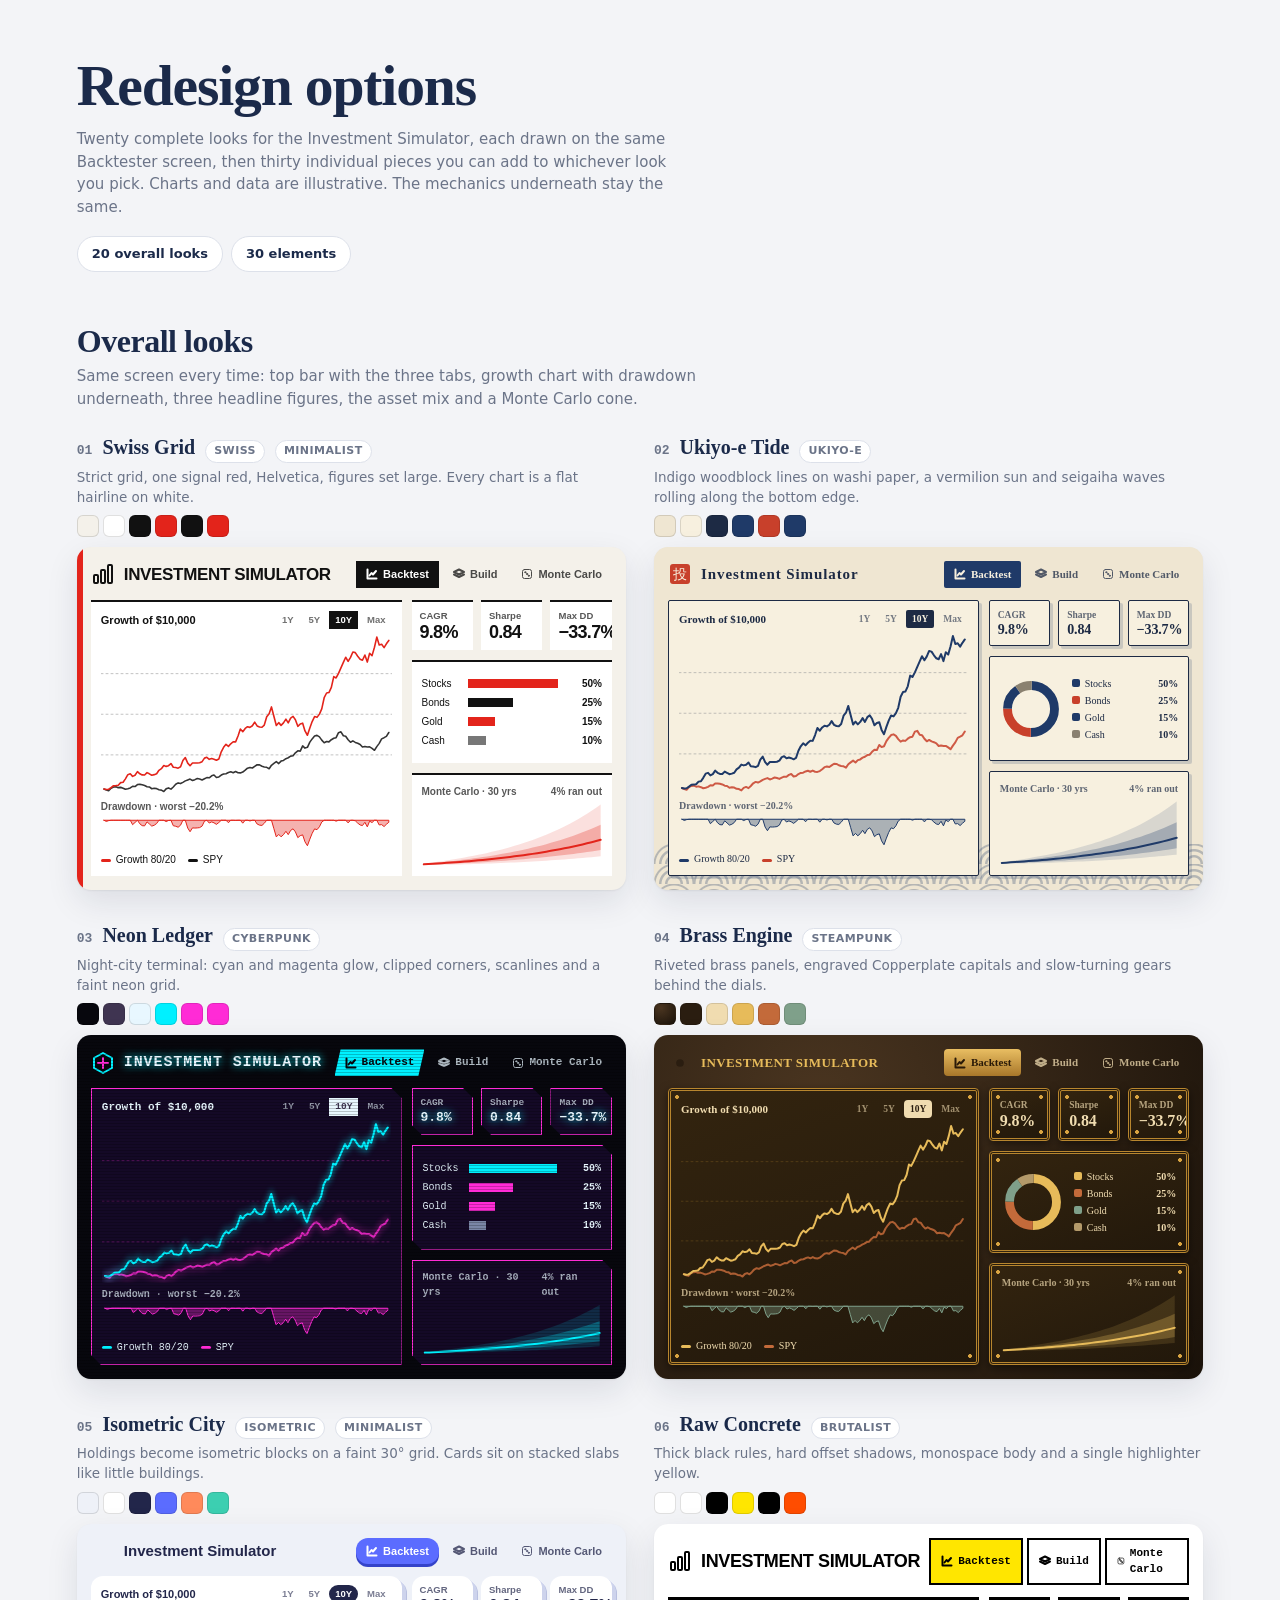
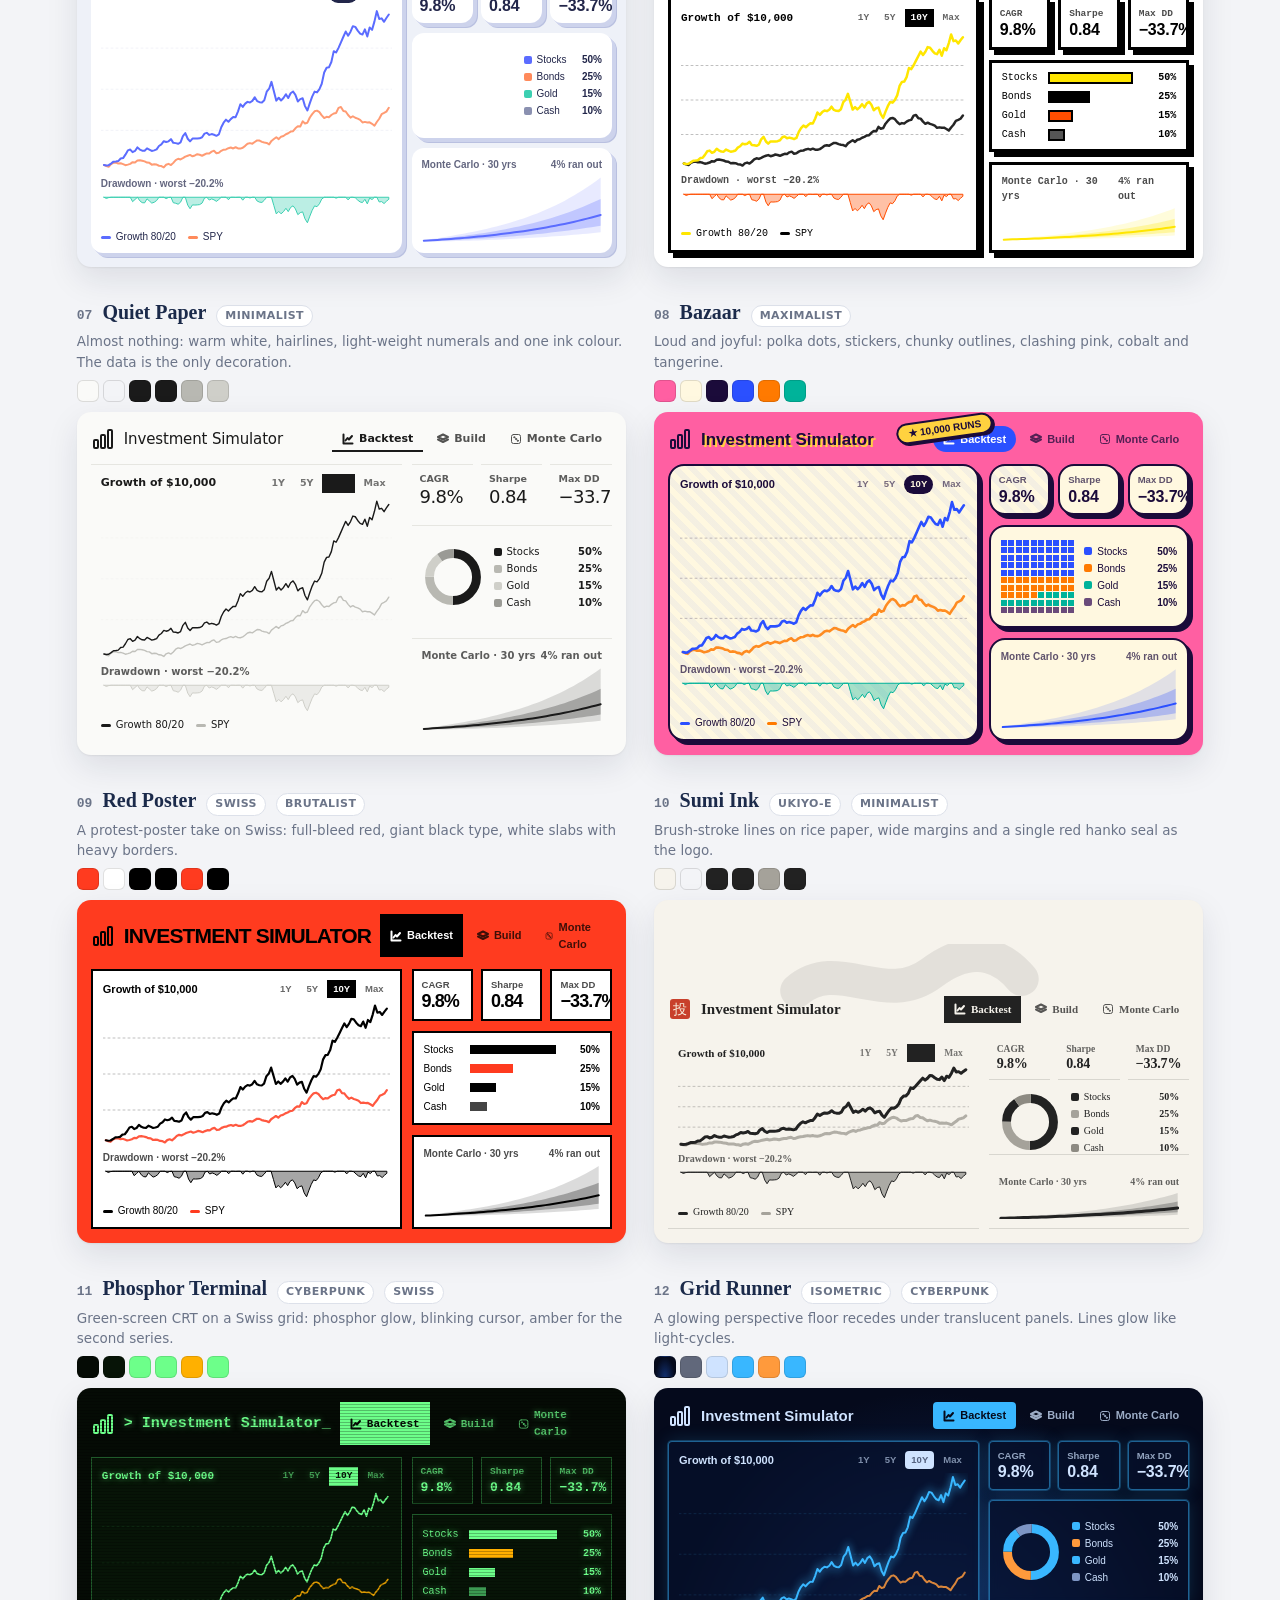
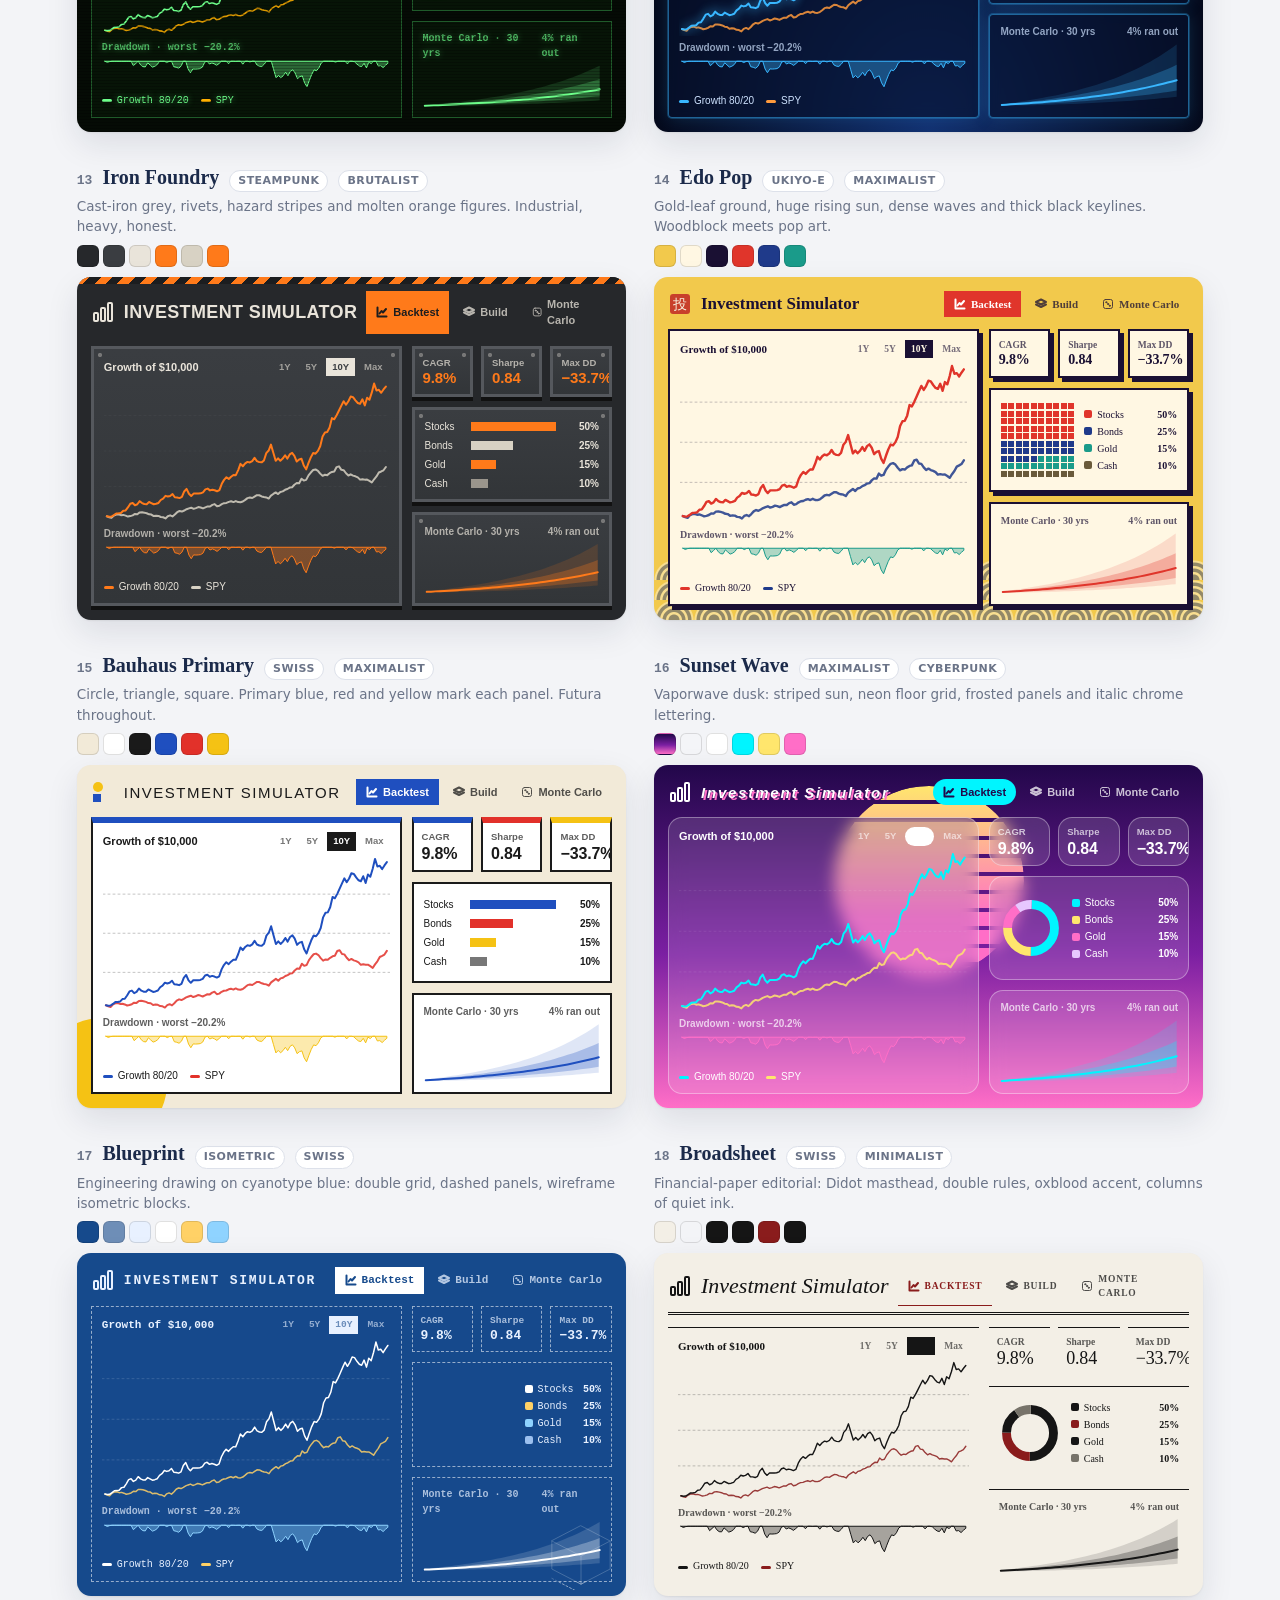
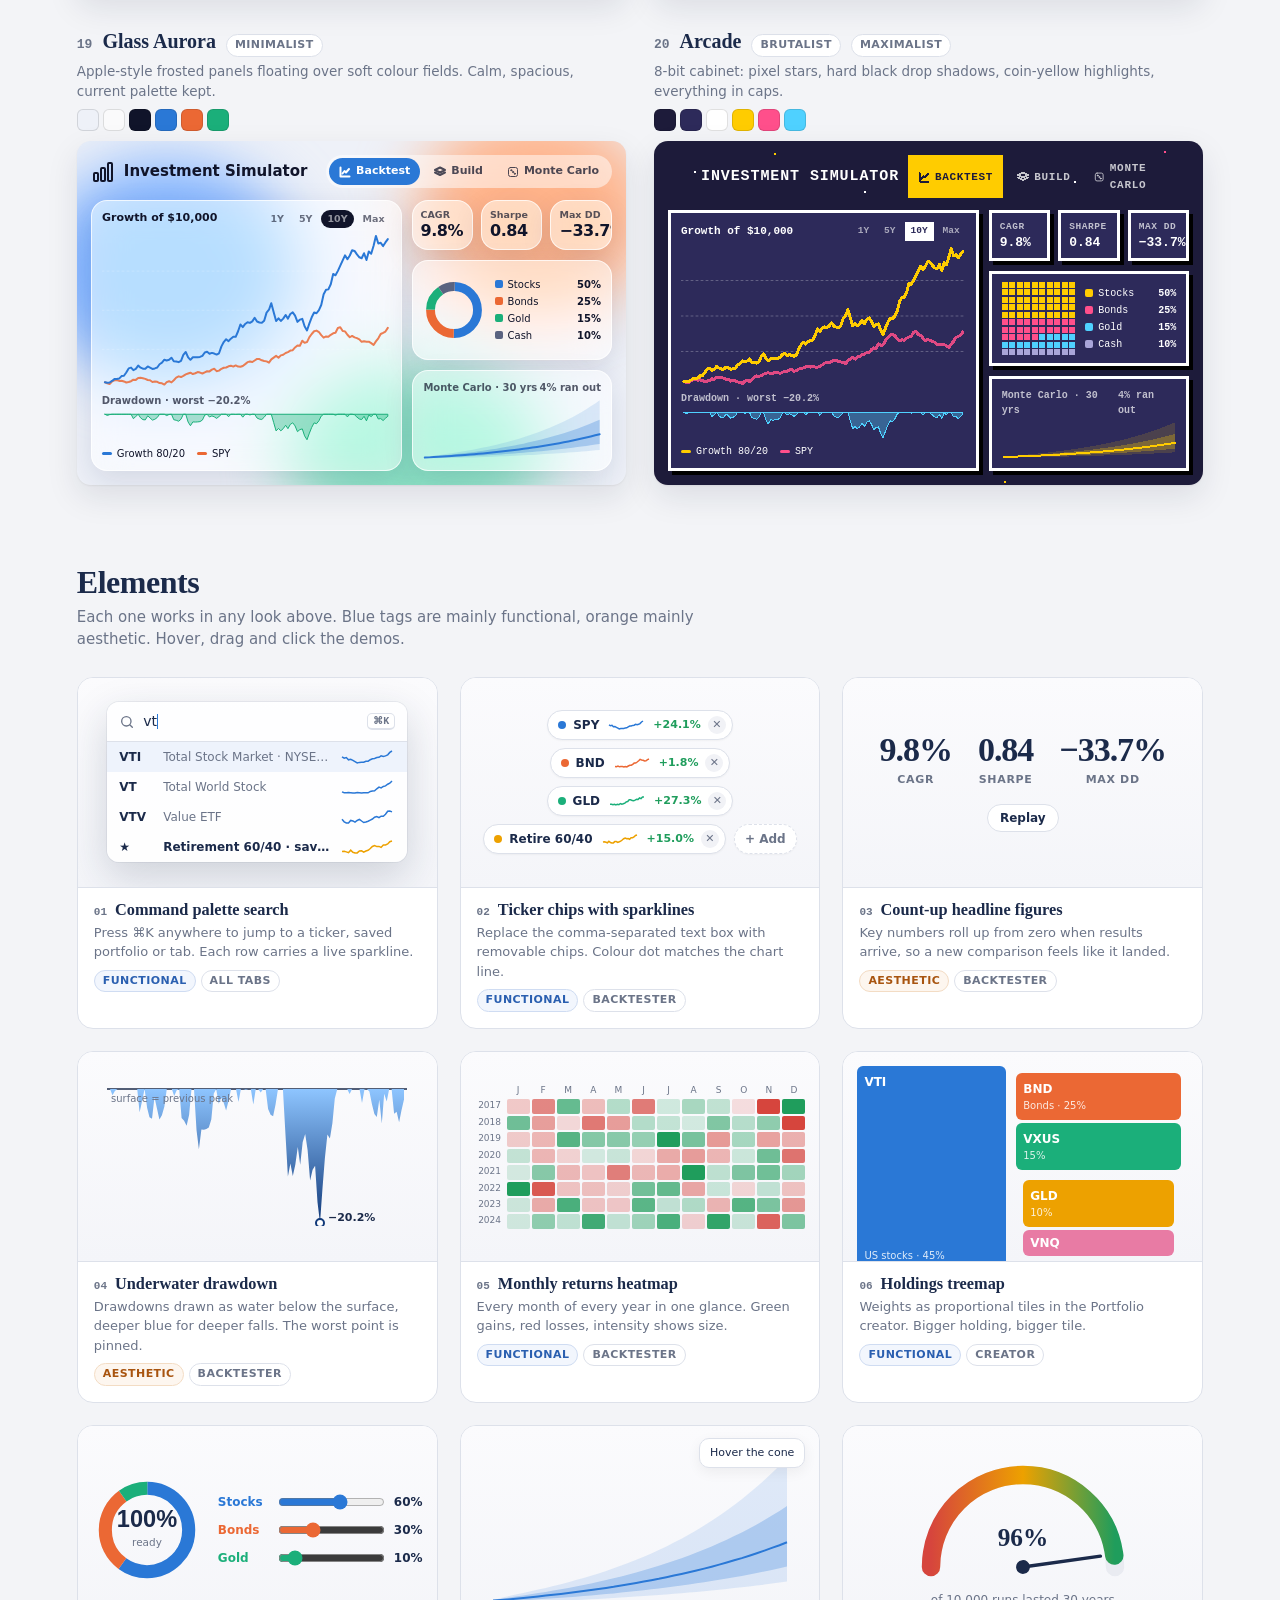
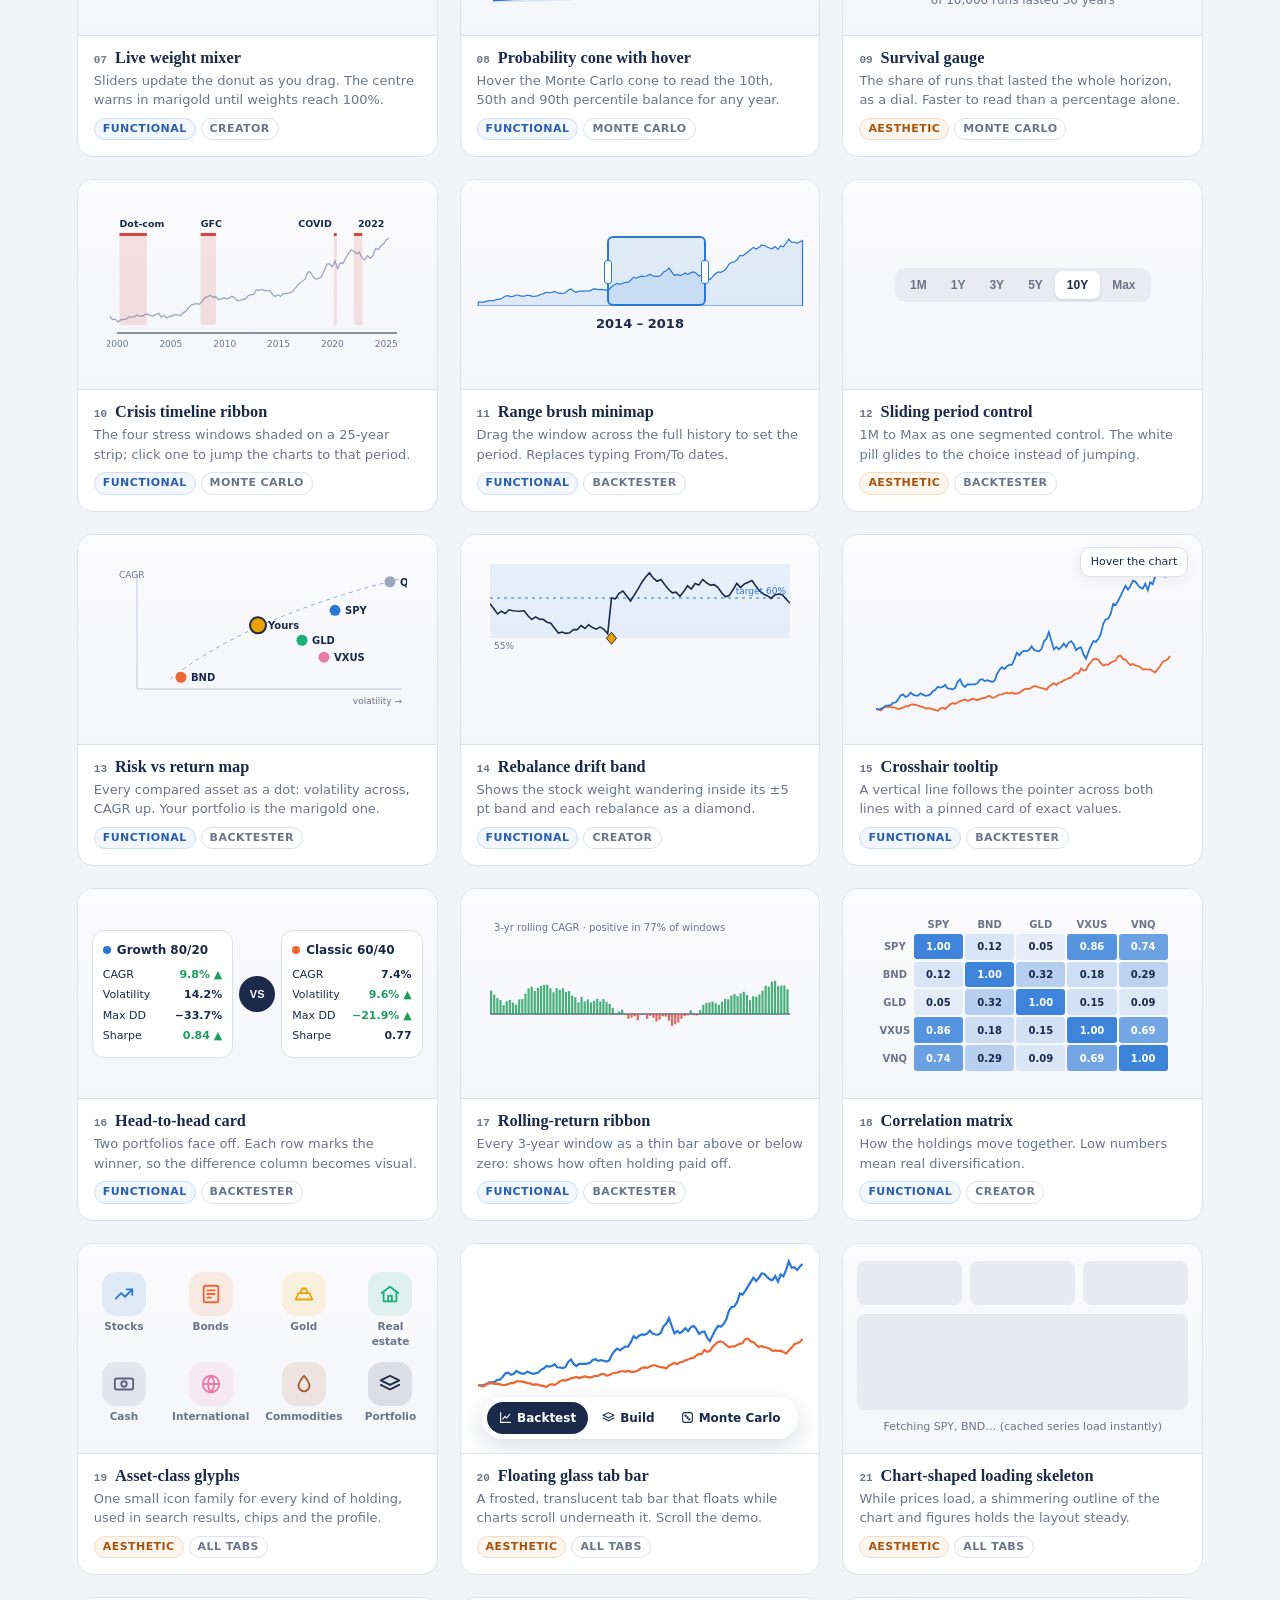
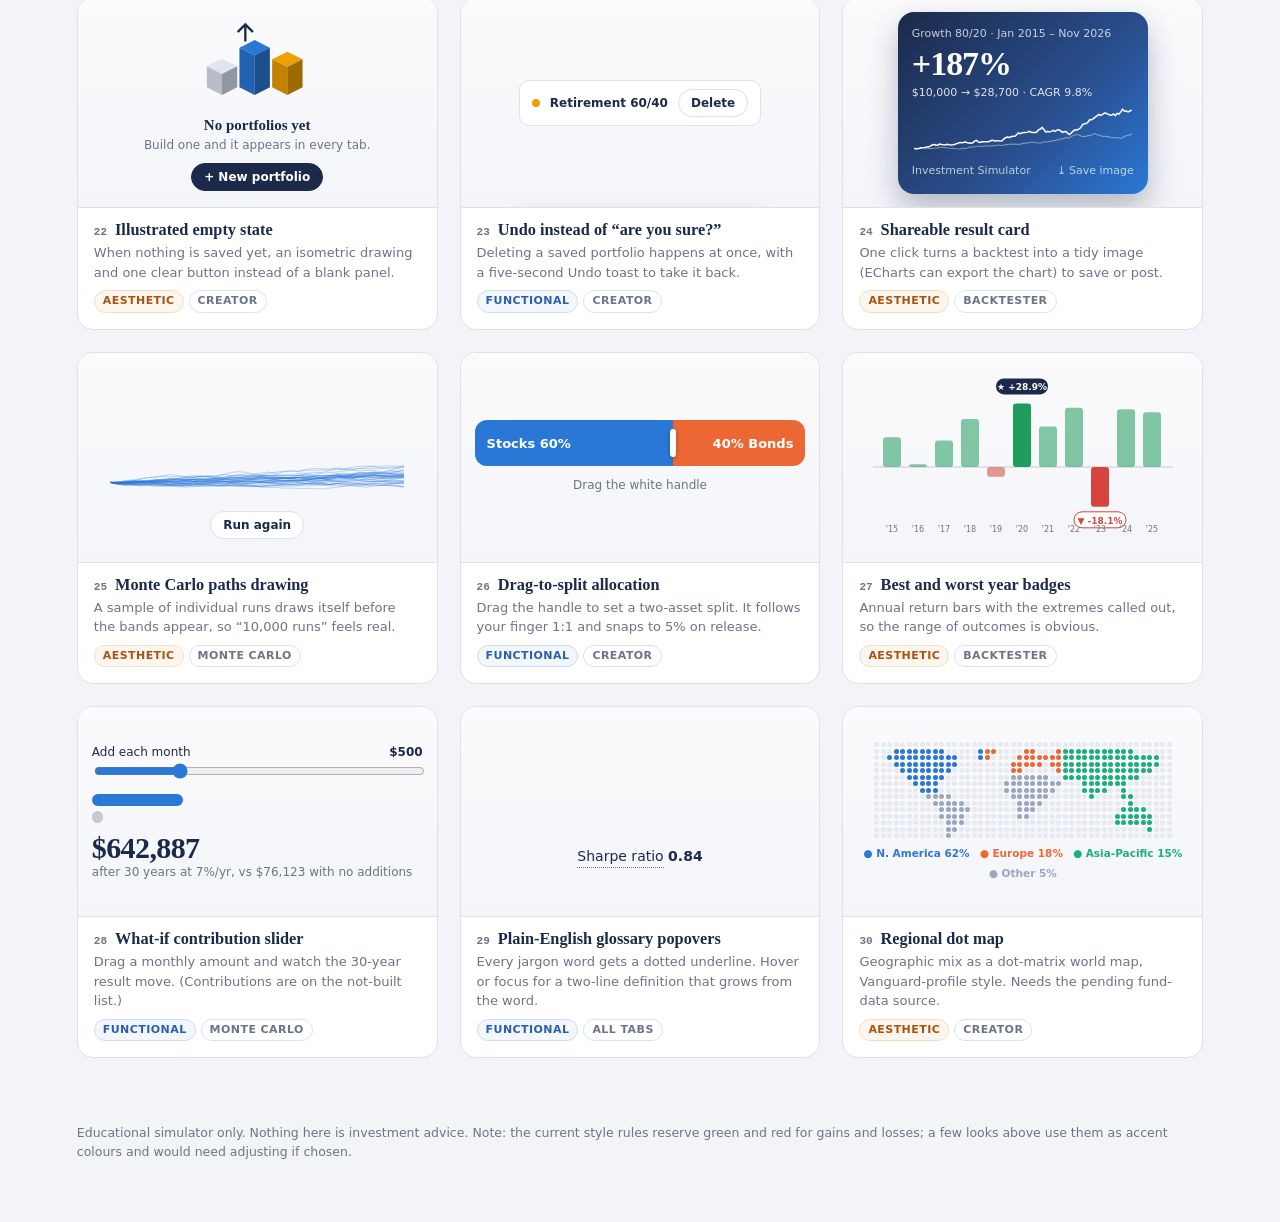
<file: design-options.html>
<!DOCTYPE html>
<html lang="en">
<head>
<meta charset="utf-8">
<meta name="viewport" content="width=device-width, initial-scale=1">
<title>Investment Simulator — redesign options</title>
<style>
:root{--paper:#f3f4f7;--navy:#1b2a4a;--mut:#6b7488;--mari:#eda100;--c1:#2a78d6;--c2:#eb6834;--c3:#1baf7a;--gain:#1f9d5c;--loss:#d6453d;--hair:#dde1ea}
*{box-sizing:border-box}
body{margin:0;background:var(--paper);color:var(--navy);font:15px/1.5 -apple-system,system-ui,sans-serif}
header.top{padding:56px 6vw 28px;max-width:1500px;margin:auto}
header.top h1{font:600 clamp(2rem,4.5vw,3.6rem)/1.05 Georgia,serif;letter-spacing:-.02em;margin:0 0 12px}
header.top p{max-width:62ch;color:var(--mut);margin:0 0 18px}
.jump{display:flex;gap:8px;flex-wrap:wrap}
.jump a{padding:7px 14px;border-radius:99px;background:#fff;border:1px solid var(--hair);color:var(--navy);text-decoration:none;font-size:13px;font-weight:600}
.jump a:active{transform:scale(.97)}
section{max-width:1500px;margin:auto;padding:24px 6vw 56px}
section>h2{font:600 2rem/1.1 Georgia,serif;letter-spacing:-.015em;margin:0 0 6px}
section>p.lead{color:var(--mut);margin:0 0 26px;max-width:70ch}
.looks{display:grid;grid-template-columns:repeat(auto-fill,minmax(540px,1fr));gap:34px 28px}
.look header{display:flex;align-items:baseline;gap:10px;flex-wrap:wrap;margin-bottom:4px}
.look .n{font:700 13px ui-monospace,Menlo,monospace;color:var(--mut)}
.look h3{margin:0;font:600 1.25rem Georgia,serif}
.tag{font-size:11px;font-weight:700;letter-spacing:.04em;text-transform:uppercase;padding:2px 8px;border-radius:99px;background:#fff;border:1px solid var(--hair);color:var(--mut)}
.look p{margin:2px 0 8px;color:var(--mut);font-size:13.5px}
.sw{display:flex;gap:4px;margin:0 0 10px}
.sw i{width:22px;height:22px;border-radius:6px;border:1px solid rgba(0,0,0,.12)}
@media(max-width:620px){.looks{grid-template-columns:1fr}}

/* ---------- shared mockup ---------- */
.mock{position:relative;overflow:hidden;isolation:isolate;aspect-ratio:16/10;border-radius:14px;padding:14px;display:grid;grid-template-rows:auto 1fr;gap:12px;
 background:var(--bg);color:var(--ink);font-family:var(--f);box-shadow:0 1px 2px rgba(0,0,0,.06),0 12px 32px rgba(20,30,60,.10);font-size:11px}
.mock .m-bar{display:flex;align-items:center;gap:9px;position:relative;z-index:2}
.mock .m-logo{display:grid;place-items:center;width:24px;height:24px}
.mock .m-logo svg{width:24px;height:24px}
.mock .m-brand{font:700 15px/1 var(--hf);white-space:nowrap}
.mock .m-nav{margin-left:auto;display:flex;gap:4px}
.mock .m-nav a{display:flex;align-items:center;gap:5px;padding:5px 10px;border-radius:var(--r);font-size:11px;font-weight:600;color:var(--ink);opacity:.75}
.mock .m-nav a.on{background:var(--a1);color:var(--on);opacity:1}
.mock .m-nav svg{width:12px;height:12px}
.mock .m-body{display:grid;grid-template-columns:1.55fr 1fr;gap:10px;min-height:0;position:relative;z-index:2}
.mock .card{background:var(--card);border:var(--bw) solid var(--line);border-radius:var(--r);padding:9px 10px;box-shadow:var(--sh);min-height:0;position:relative;overflow:hidden}
.mock .m-growth{display:flex;flex-direction:column;gap:4px}
.mock .m-h{display:flex;justify-content:space-between;align-items:center;font-weight:700;font-size:11px}
.mock .m-h.sm{font-size:10px;opacity:.7;font-weight:600}
.mock .m-pills{display:flex;gap:3px}
.mock .m-pills i{font-style:normal;font-size:9.5px;padding:2px 6px;border-radius:var(--r);opacity:.6}
.mock .m-pills i.on{opacity:1;background:var(--ink);color:var(--card)}
.mock svg.g{flex:1;min-height:0;width:100%}
.mock svg.d{height:30px;width:100%}
.mock .m-leg{display:flex;gap:12px;font-size:10px}
.mock .m-leg b{display:inline-block;width:10px;height:3px;margin-right:5px;vertical-align:middle;border-radius:2px}
.mock .k1{background:var(--a1)}.mock .k2{background:var(--a2)}
.mock .m-side{display:grid;grid-template-rows:auto 1fr 1fr;gap:10px;min-height:0}
.mock .kpis{display:grid;grid-template-columns:repeat(3,1fr);gap:8px}
.mock .kpi{padding:7px 8px}
.mock .kpi small{display:block;font-size:9.5px;opacity:.7;font-weight:600}
.mock .kpi strong{font:700 16px/1.1 var(--hf);letter-spacing:-.01em;white-space:nowrap}
.mock .m-mix{display:flex;align-items:center;gap:10px}
.mock .donut{width:62px;height:62px;flex:none;transform:rotate(0)}
.mock .mleg{list-style:none;margin:0;padding:0;flex:1;font-size:10px;display:grid;gap:2px}
.mock .mleg li{display:flex;align-items:center;gap:5px}
.mock .mleg b{width:8px;height:8px;border-radius:2px;flex:none}
.mock .mleg span{margin-left:auto;font-weight:700}
.mock .mbars{flex:1;display:grid;gap:4px}
.mock .mbars div{display:grid;grid-template-columns:40px 1fr 28px;align-items:center;gap:6px;font-size:10px}
.mock .mbars i{height:9px;display:block}
.mock .mbars em{font-style:normal;font-weight:700;text-align:right}
.mock .waffle{display:grid;grid-template-columns:repeat(10,6px);gap:1.5px;flex:none}
.mock .waffle i{width:6px;height:6px}
.mock svg.iso{width:92px;height:70px;flex:none}
.mock .m-cone{display:flex;flex-direction:column;gap:3px}
.mock .m-cone svg{flex:1;min-height:0;width:100%}
.mock .m-cone .fail{font-size:10px;font-weight:700}
.mock svg path{fill:none;vector-effect:non-scaling-stroke;stroke-linejoin:round;stroke-linecap:round}
.mock .l1{stroke:var(--a1);stroke-width:var(--lw,2)}
.mock .l2{stroke:var(--a2);stroke-width:var(--lw,2);opacity:.85}
.mock .dd{fill:var(--a3);fill-opacity:.35;stroke:var(--a3);stroke-width:1}
.mock .b80{fill:var(--a1);fill-opacity:.14}
.mock .b50{fill:var(--a1);fill-opacity:.28}
.mock .med{stroke:var(--a1);stroke-width:2}
.mock .gl{stroke:var(--line);stroke-opacity:.25;stroke-width:1;stroke-dasharray:2 3}
.deco{position:absolute;pointer-events:none;z-index:1}
.t-cyber .kpi strong,.t-term .kpi strong,.t-pixel .kpi strong,.t-blue .kpi strong{font-size:13px!important;letter-spacing:0!important}

/* ---------- per-theme extras ---------- */
.t-swiss .m-brand{text-transform:uppercase;letter-spacing:-.02em;font-size:17px;font-weight:800}
.t-swiss .kpi strong{font-size:18px;font-weight:800;letter-spacing:-.04em}
.t-swiss .card{border-width:0;border-top:2px solid #111}
.t-swiss .sw-red{left:0;top:0;bottom:0;width:6px;background:#e3241b}
.t-swiss .m-nav a.on{background:#111}

.t-ukiyo{background-image:radial-gradient(circle at 88% 14%,#c8402b 0 46px,transparent 47px),var(--bg)!important}
.t-ukiyo::after{content:"";position:absolute;left:0;right:0;bottom:0;height:46px;z-index:1;opacity:.28;
 background:radial-gradient(circle at 50% 100%,transparent 6px,#1f3a68 7px 8.5px,transparent 9.5px 12px,#1f3a68 13px 14.5px,transparent 15.5px 18px,#1f3a68 19px 20px,transparent 21px) 0 0/40px 20px}
.t-ukiyo .card{box-shadow:3px 3px 0 rgba(31,58,104,.18)}
.t-ukiyo .m-brand{letter-spacing:.06em}

.t-cyber{background-image:linear-gradient(rgba(255,43,214,.08) 1px,transparent 1px),linear-gradient(90deg,rgba(0,240,255,.07) 1px,transparent 1px),var(--bg)!important;background-size:22px 22px,22px 22px,auto!important}
.t-cyber::after{content:"";position:absolute;inset:0;z-index:3;pointer-events:none;background:repeating-linear-gradient(0deg,rgba(0,0,0,.22) 0 1px,transparent 1px 3px)}
.t-cyber .card{clip-path:polygon(0 0,calc(100% - 10px) 0,100% 10px,100% 100%,10px 100%,0 calc(100% - 10px));box-shadow:none;border-color:#ff2bd6}
.t-cyber .l1{filter:drop-shadow(0 0 3px #00f0ff)}.t-cyber .l2{filter:drop-shadow(0 0 3px #ff2bd6)}
.t-cyber .m-brand,.t-cyber .kpi strong{text-shadow:0 0 8px #00f0ff;text-transform:uppercase;letter-spacing:.06em}
.t-cyber .m-nav a{clip-path:polygon(6px 0,100% 0,calc(100% - 6px) 100%,0 100%)}

.t-steam .card{background:linear-gradient(160deg,#33240f,#22180b);border-style:double;border-width:3px;
 background-image:radial-gradient(circle at 6px 6px,#d9a441 1.6px,transparent 2.2px),radial-gradient(circle at calc(100% - 6px) 6px,#d9a441 1.6px,transparent 2.2px),radial-gradient(circle at 6px calc(100% - 6px),#d9a441 1.6px,transparent 2.2px),radial-gradient(circle at calc(100% - 6px) calc(100% - 6px),#d9a441 1.6px,transparent 2.2px),linear-gradient(160deg,#33240f,#22180b)}
.t-steam .m-brand{color:#e7bb5a;letter-spacing:.03em;font-size:13px;text-transform:uppercase}
.t-steam .m-nav a.on{background:linear-gradient(#e9be62,#a8772a);color:#2a1a08}
.t-steam .gear{animation:spin 40s linear infinite;opacity:.22}
@keyframes spin{to{transform:rotate(360deg)}}

.t-iso{background-image:linear-gradient(30deg,rgba(91,108,255,.10) 1px,transparent 1px),linear-gradient(150deg,rgba(91,108,255,.10) 1px,transparent 1px),var(--bg)!important;background-size:26px 15px,26px 15px,auto!important}
.t-iso .card{border:none}
.t-iso .m-nav a.on{box-shadow:0 3px 0 #3443c9}

.t-brutal .m-brand{text-transform:uppercase;font-size:18px;letter-spacing:-.02em}
.t-brutal .m-nav a{border:2px solid #000;opacity:1}
.t-brutal .kpi strong{font-size:16px}
.t-brutal .mbars i{height:12px;border:2px solid #000}

.t-quiet .card{border-top:1px solid #e6e6e1}
.t-quiet .m-brand{font-weight:500;letter-spacing:-.01em}
.t-quiet .kpi strong{font-weight:300;font-size:18px;letter-spacing:-.03em}
.t-quiet .m-nav a.on{background:none;color:#1a1a1a;box-shadow:inset 0 -2px 0 #1a1a1a;border-radius:0}

.t-maxi{background-image:radial-gradient(#ffd23f 2.5px,transparent 3px),var(--bg)!important;background-size:16px 16px,auto!important}
.t-maxi .sticker{top:6px;left:44%;transform:rotate(-8deg);background:#ffd23f;border:2px solid #1b0b3a;border-radius:99px;padding:3px 10px;font:800 10px Futura,sans-serif;box-shadow:2px 2px 0 #1b0b3a;z-index:4}
.t-maxi .card:nth-child(1){background-image:repeating-linear-gradient(45deg,rgba(43,80,255,.05) 0 6px,transparent 6px 12px)}
.t-maxi .m-brand{font-weight:800;font-size:17px;text-shadow:2px 2px 0 #ffd23f}

.t-redline .m-brand{font-size:21px;font-weight:900;text-transform:uppercase;letter-spacing:-.04em;color:#000}
.t-redline .kpi strong{font-size:18px;font-weight:900;letter-spacing:-.05em}
.t-redline .m-nav a.on{background:#000;color:#fff}

.t-sumi .l1,.t-sumi .l2,.t-sumi .med{stroke-width:3}
.t-sumi .card{border-bottom:1px solid rgba(0,0,0,.12)}
.t-sumi .brush{right:-30px;top:30px;width:420px;opacity:.07;z-index:0}

.t-term,.t-term .card{text-shadow:0 0 6px rgba(109,255,138,.55)}
.t-term .m-brand::before{content:"> "}
.t-term .m-brand::after{content:"_";animation:blink 1.1s steps(1) infinite}
@keyframes blink{50%{opacity:0}}
.t-term::after{content:"";position:absolute;inset:0;z-index:3;pointer-events:none;background:repeating-linear-gradient(0deg,rgba(0,0,0,.25) 0 1px,transparent 1px 3px)}
.t-term .m-nav a.on{color:#050b05;text-shadow:none}

.t-tron .floor,.t-vapor .floor{left:-20%;right:-20%;bottom:-40%;height:80%;transform:perspective(260px) rotateX(62deg);transform-origin:bottom;z-index:0;
 background:linear-gradient(var(--fl) 1px,transparent 1px) 0 0/30px 30px,linear-gradient(90deg,var(--fl) 1px,transparent 1px) 0 0/30px 30px}
.t-tron{--fl:rgba(57,183,255,.55)}
.t-tron .card{backdrop-filter:blur(6px);box-shadow:0 0 0 1px rgba(57,183,255,.25),0 0 18px rgba(57,183,255,.18)}
.t-tron .l1{filter:drop-shadow(0 0 4px #39b7ff)}

.t-foundry::before{content:"";position:absolute;left:0;right:0;top:0;height:7px;z-index:3;background:repeating-linear-gradient(-45deg,#ff7a1a 0 8px,#1c1d1f 8px 16px)}
.t-foundry .card{background-image:radial-gradient(circle at 6px 6px,#777 1.8px,transparent 2.4px),radial-gradient(circle at calc(100% - 6px) 6px,#777 1.8px,transparent 2.4px),linear-gradient(#3a3d41,#323538)}
.t-foundry .m-brand{text-transform:uppercase;letter-spacing:.02em;font-size:18px}
.t-foundry .kpi strong{font-size:15px;color:#ff7a1a}

.t-edo{background-image:radial-gradient(circle at 84% 18%,#e0352b 0 58px,transparent 59px),var(--bg)!important}
.t-edo::after{content:"";position:absolute;left:0;right:0;bottom:0;height:60px;z-index:1;opacity:.45;
 background:radial-gradient(circle at 50% 100%,#1f3a8a 0 5px,#fff7e3 6px 7.5px,#1f3a8a 8.5px 11px,#fff7e3 12px 13.5px,#1f3a8a 14.5px 17px,#fff7e3 18px 19px,transparent 20px) 0 0/40px 20px}
.t-edo .card{box-shadow:4px 4px 0 #1a1033}
.t-edo .m-brand{font-size:17px;font-weight:800}
.t-edo .kpi strong,.t-ukiyo .kpi strong,.t-sumi .kpi strong{font-size:14px}

.t-bauhaus .bh1{left:-40px;bottom:-40px;width:130px;height:130px;border-radius:50%;background:#f5c214}
.t-bauhaus .card{border-radius:0}
.t-bauhaus .card:nth-child(1){border-top:6px solid #1f4fbf}
.t-bauhaus .kpi:nth-child(2){border-top:6px solid #e2312a}
.t-bauhaus .kpi:nth-child(3){border-top:6px solid #f5c214}
.t-bauhaus .m-brand{text-transform:uppercase;letter-spacing:.1em;font-weight:500}

.t-vapor{--fl:rgba(0,245,255,.6)}
.t-vapor .sun{left:50%;top:6%;width:190px;height:190px;margin-left:-95px;border-radius:50%;z-index:0;
 background:linear-gradient(#ffe66d,#ff6ec7 70%);-webkit-mask:repeating-linear-gradient(#000 0 14px,transparent 14px 18px);mask:repeating-linear-gradient(#000 0 14px,transparent 14px 18px)}
.t-vapor .card{backdrop-filter:blur(8px)}
.t-vapor .m-brand{font-style:italic;letter-spacing:.12em;text-shadow:2px 2px 0 #ff6ec7}

.t-blue{background-image:linear-gradient(rgba(255,255,255,.12) 1px,transparent 1px),linear-gradient(90deg,rgba(255,255,255,.12) 1px,transparent 1px),linear-gradient(rgba(255,255,255,.05) 1px,transparent 1px),linear-gradient(90deg,rgba(255,255,255,.05) 1px,transparent 1px),var(--bg)!important;
 background-size:50px 50px,50px 50px,10px 10px,10px 10px,auto!important}
.t-blue .card{border-style:dashed}
.t-blue .m-brand{text-transform:uppercase;letter-spacing:.14em;font-size:13px}
.t-blue .cube{right:10px;bottom:6px;width:70px;opacity:.5}

.t-press .m-bar{border-bottom:3px double #151515;padding-bottom:6px}
.t-press .m-brand{font-size:22px;font-style:italic;font-weight:400}
.t-press .card{border-top:1px solid #151515}
.t-press .kpi strong{font-size:18px;font-weight:400}
.t-press .m-nav a{text-transform:uppercase;letter-spacing:.08em;font-size:9.5px}
.t-press .m-nav a.on{background:none;color:#8a1c1c;box-shadow:inset 0 -1px 0 #8a1c1c;border-radius:0}

.t-glass .blob{border-radius:50%;filter:blur(30px);z-index:0}
.t-glass .card{backdrop-filter:blur(18px) saturate(170%);-webkit-backdrop-filter:blur(18px) saturate(170%)}
.t-glass .m-nav{background:rgba(255,255,255,.5);padding:3px;border-radius:99px;backdrop-filter:blur(12px)}
.t-glass .m-nav a{border-radius:99px}
.t-glass .kpi strong{letter-spacing:-.03em}

.t-pixel svg{shape-rendering:crispEdges}
.t-pixel .m-brand,.t-pixel .m-nav a,.t-pixel .kpi small{text-transform:uppercase;letter-spacing:.06em}
.t-pixel .stars{left:0;top:0;width:2px;height:2px;background:#fff;box-shadow:40px 30px #fff,120px 12px #ffcc00,210px 50px #fff,300px 18px #4fd1ff,420px 40px #fff,510px 10px #ff4f8b,60px 330px #fff,350px 340px #ffcc00,560px 300px #fff}

/* ---------- element demos ---------- */
.els{display:grid;grid-template-columns:repeat(auto-fill,minmax(330px,1fr));gap:22px}
.el{background:#fff;border:1px solid var(--hair);border-radius:16px;overflow:hidden;display:flex;flex-direction:column}
.el .demo{height:210px;position:relative;background:linear-gradient(#fbfbfd,#f4f5f9);border-bottom:1px solid var(--hair);display:grid;place-items:center;padding:14px;overflow:hidden}
.el .meta{padding:12px 16px 16px}
.el h4{margin:0 0 3px;font:600 1.02rem Georgia,serif;display:flex;gap:8px;align-items:baseline}
.el h4 .n{font:700 11px ui-monospace,Menlo,monospace;color:var(--mut)}
.el p{margin:0 0 8px;color:var(--mut);font-size:13px}
.el .tags{display:flex;gap:5px;flex-wrap:wrap}
.tag.fn{color:#2a5fb0;border-color:#cfdcf2;background:#f2f6fd}
.tag.ae{color:#a8540f;border-color:#f3dcc4;background:#fdf6ef}
.demo svg{max-width:100%}
.btn{font:600 12px -apple-system,system-ui,sans-serif;border:1px solid var(--hair);background:#fff;color:var(--navy);padding:6px 12px;border-radius:99px;cursor:pointer;transition:transform .1s ease-out}
.btn:active{transform:scale(.96)}
.btn.dark{background:var(--navy);color:#fff;border-color:var(--navy)}
kbd{font:600 10px ui-monospace,Menlo,monospace;border:1px solid var(--hair);border-bottom-width:2px;border-radius:5px;padding:1px 5px;background:#fff;color:var(--mut)}
.num{font-variant-numeric:tabular-nums}

.pal{width:100%;max-width:300px;background:rgba(255,255,255,.9);border-radius:12px;box-shadow:0 14px 40px rgba(27,42,74,.18),0 0 0 1px rgba(27,42,74,.06);overflow:hidden;font-size:12px}
.pal-in{display:flex;align-items:center;gap:8px;padding:9px 12px;border-bottom:1px solid var(--hair);font-size:14px}
.pal-in kbd{margin-left:auto}
.caret{display:inline-block;width:1.5px;height:15px;background:var(--c1);vertical-align:-3px;animation:blink 1s steps(1) infinite}
.pal-row{display:flex;align-items:center;gap:8px;padding:6px 12px}
.pal-row span{color:var(--mut);flex:1;white-space:nowrap;overflow:hidden;text-overflow:ellipsis}
.pal-row.on{background:#eef3fc}
.pal-row b{min-width:36px}

.chips{display:flex;flex-wrap:wrap;gap:8px;justify-content:center}
.chip{display:flex;align-items:center;gap:7px;padding:5px 6px 5px 10px;border-radius:99px;background:#fff;border:1px solid var(--hair);font-weight:700;font-size:12px;box-shadow:0 1px 2px rgba(0,0,0,.04)}
.chip .dot{width:8px;height:8px;border-radius:50%}
.chip .x{width:18px;height:18px;border-radius:50%;display:grid;place-items:center;color:var(--mut);background:#f1f2f6;font-size:11px}
.chip.add{border-style:dashed;color:var(--mut);padding-right:10px}

.cnt{display:flex;gap:26px;align-items:flex-end}
.cnt div{text-align:center}
.cnt strong{display:block;font:600 34px/1 Georgia,serif;letter-spacing:-.03em}
.cnt small{color:var(--mut);font-size:11px;font-weight:600;text-transform:uppercase;letter-spacing:.06em}

.heat{display:grid;grid-template-columns:30px repeat(12,1fr);gap:2px;width:100%;font-size:9px;color:var(--mut)}
.heat i{aspect-ratio:1.6;border-radius:2px}
.heat span{text-align:center}

.tree{display:flex;width:100%;height:100%;gap:3px;font-weight:700;color:#fff;font-size:12px}
.tree div{border-radius:6px;padding:7px;display:flex;flex-direction:column;justify-content:space-between}
.tree small{font-weight:500;opacity:.85}
.col{display:flex;flex-direction:column;gap:3px}

.mixer{display:flex;gap:16px;align-items:center;width:100%}
.mixer .sl{flex:1;display:grid;gap:8px;font-size:12px}
.mixer label{display:grid;grid-template-columns:52px 1fr 34px;align-items:center;gap:6px;font-weight:600}
.mixer input{width:100%}
.mixer output{text-align:right}
.ringtxt{font:700 9px -apple-system,sans-serif}

.readout{position:absolute;top:12px;right:14px;background:#fff;border:1px solid var(--hair);border-radius:10px;padding:6px 10px;font-size:11px;line-height:1.45;box-shadow:0 4px 14px rgba(0,0,0,.06)}

.brush{position:relative;width:100%;height:70px}
.brush .win{position:absolute;top:0;bottom:0;background:rgba(42,120,214,.12);border:2px solid var(--c1);border-radius:6px;cursor:grab;touch-action:none}
.brush .win:active{cursor:grabbing}
.brush .win::before,.brush .win::after{content:"";position:absolute;top:50%;width:6px;height:22px;margin-top:-11px;background:#fff;border:1.5px solid var(--c1);border-radius:3px}
.brush .win::before{left:-5px}.brush .win::after{right:-5px}

.seg{position:relative;display:flex;background:#e9ebf1;border-radius:10px;padding:3px}
.seg button{position:relative;z-index:1;border:0;background:none;font:600 12px -apple-system,sans-serif;padding:7px 12px;color:var(--mut);cursor:pointer;border-radius:8px}
.seg button.on{color:var(--navy)}
.seg .pill{position:absolute;top:3px;bottom:3px;background:#fff;border-radius:8px;box-shadow:0 1px 3px rgba(0,0,0,.12);transition:left .35s cubic-bezier(.2,.9,.25,1),width .35s cubic-bezier(.2,.9,.25,1)}

.vs{display:grid;grid-template-columns:1fr 36px 1fr;align-items:center;width:100%;gap:6px}
.vs .side{background:#fff;border:1px solid var(--hair);border-radius:12px;padding:10px;font-size:11px}
.vs .side h5{margin:0 0 6px;font-size:12px;display:flex;align-items:center;gap:6px}
.vs .row{display:flex;justify-content:space-between;padding:2px 0}
.vs .row b.win{color:var(--gain)}
.vs .mid{width:36px;height:36px;border-radius:50%;background:var(--navy);color:#fff;display:grid;place-items:center;font:800 11px -apple-system,sans-serif}

.corr{display:grid;grid-template-columns:34px repeat(5,1fr);gap:2px;font-size:10px;width:100%;max-width:290px}
.corr i{font-style:normal;aspect-ratio:1.9;display:grid;place-items:center;border-radius:3px;font-weight:600}
.corr span{display:grid;place-items:center;color:var(--mut);font-weight:700}

.glyphs{display:grid;grid-template-columns:repeat(4,1fr);gap:12px 16px}
.glyphs div{text-align:center;font-size:10.5px;font-weight:600;color:var(--mut)}
.glyphs .gi{width:44px;height:44px;border-radius:14px;display:grid;place-items:center;margin:0 auto 3px}
.glyphs svg{width:22px;height:22px}

.glassdemo{position:absolute;inset:0;overflow:auto;padding:14px 14px 70px;background:#fff}
.glassdemo .tabbar{position:sticky;top:120px;margin:0 auto;width:max-content;display:flex;gap:2px;padding:4px;border-radius:99px;background:rgba(255,255,255,.55);backdrop-filter:blur(18px) saturate(180%);-webkit-backdrop-filter:blur(18px) saturate(180%);box-shadow:0 8px 24px rgba(27,42,74,.16),inset 0 1px 0 rgba(255,255,255,.8);border:1px solid rgba(255,255,255,.6)}
.glassdemo .tabbar span{display:flex;align-items:center;gap:5px;padding:7px 12px;border-radius:99px;font-size:12px;font-weight:600}
.glassdemo .tabbar span.on{background:var(--navy);color:#fff}
.glassdemo .tabbar svg{width:13px;height:13px}

.sk{width:100%;display:grid;gap:9px}
.sk i{display:block;border-radius:8px;background:linear-gradient(90deg,#e8eaf0 0 40%,#f6f7fa 50%,#e8eaf0 60% 100%) 0 0/300% 100%;animation:shim 1.4s linear infinite}
@keyframes shim{from{background-position:100% 0}to{background-position:0 0}}

.empty{text-align:center;font-size:12px;color:var(--mut)}
.empty b{display:block;color:var(--navy);font:600 15px Georgia,serif;margin:4px 0 2px}

.rowdel{display:flex;align-items:center;gap:10px;background:#fff;border:1px solid var(--hair);border-radius:10px;padding:8px 12px;font-size:12px;font-weight:600;transition:opacity .25s,transform .25s}
.rowdel.gone{opacity:0;transform:translateX(-14px)}
.toast{position:absolute;left:50%;bottom:14px;transform:translate(-50%,140%);background:var(--navy);color:#fff;border-radius:12px;padding:9px 10px 9px 14px;display:flex;gap:12px;align-items:center;font-size:12px;box-shadow:0 10px 26px rgba(0,0,0,.2);transition:transform .38s cubic-bezier(.2,.9,.25,1);white-space:nowrap}
.toast.show{transform:translate(-50%,0)}
.toast button{background:rgba(255,255,255,.14);color:#fff;border:0;border-radius:8px;padding:5px 10px;font-weight:700;cursor:pointer}

.share{width:250px;border-radius:16px;padding:14px;color:#fff;background:linear-gradient(135deg,#1b2a4a,#2a4f8f 60%,#2a78d6);box-shadow:0 14px 30px rgba(27,42,74,.3);font-size:11px}
.share strong{display:block;font:600 34px/1 Georgia,serif;letter-spacing:-.03em;margin:4px 0}
.share .foot{display:flex;justify-content:space-between;opacity:.7;margin-top:6px}

.mcpaths path{fill:none;stroke:var(--c1);stroke-opacity:.28;stroke-width:1;stroke-dasharray:1;stroke-dashoffset:1}
.mcpaths.go path{animation:draw 1.6s cubic-bezier(.3,.7,.3,1) forwards}
@keyframes draw{to{stroke-dashoffset:0}}

.split{width:100%;user-select:none}
.split .bar{position:relative;height:46px;border-radius:12px;overflow:hidden;display:flex;touch-action:none}
.split .a{background:var(--c1)}.split .b{background:var(--c2);flex:1}
.split .a,.split .b{display:flex;align-items:center;padding:0 12px;color:#fff;font-weight:700;font-size:13px}
.split .b{justify-content:flex-end}
.split .h{position:absolute;top:0;bottom:0;width:22px;margin-left:-11px;cursor:ew-resize;display:grid;place-items:center}
.split .h::after{content:"";width:6px;height:28px;border-radius:3px;background:#fff;box-shadow:0 1px 4px rgba(0,0,0,.3)}
.split.snap .a,.split.snap .h{transition:all .3s cubic-bezier(.2,.9,.25,1)}

.whatif{width:100%;font-size:12px}
.whatif .big{font:600 30px/1 Georgia,serif;letter-spacing:-.02em}
.whatif .bars{display:grid;gap:5px;margin:10px 0}
.whatif .bars div{height:12px;border-radius:6px;transition:width .3s cubic-bezier(.2,.9,.25,1)}

.gl-term{position:relative;font-size:14px}
.gl-term button{border:0;background:none;font:inherit;color:var(--navy);border-bottom:1.5px dotted var(--mut);cursor:help;padding:0}
.pop{position:absolute;left:-10px;bottom:calc(100% + 10px);width:250px;background:#fff;border-radius:12px;padding:12px;box-shadow:0 14px 36px rgba(27,42,74,.2),0 0 0 1px rgba(27,42,74,.06);font-size:12px;line-height:1.45;transform-origin:30px 100%;transform:scale(.85);opacity:0;transition:transform .28s cubic-bezier(.2,.9,.25,1),opacity .18s;pointer-events:none}
.gl-term:hover .pop,.gl-term:focus-within .pop{transform:scale(1);opacity:1}
.pop code{display:block;background:#f3f4f7;border-radius:6px;padding:4px 6px;margin-top:6px;font-size:11px}

.dots{display:grid;gap:1.5px}
.dots i{width:5px;height:5px;border-radius:50%}

@media (prefers-reduced-motion:reduce){
 *,*::before,*::after{animation:none!important;transition:opacity .2s!important}
 .mcpaths path{stroke-dashoffset:0}
}
footer{max-width:1500px;margin:auto;padding:10px 6vw 60px;color:var(--mut);font-size:12.5px}
</style>
</head>
<body>
<header class="top">
 <h1>Redesign options</h1>
 <p>Twenty complete looks for the Investment Simulator, each drawn on the same Backtester screen, then thirty individual pieces you can add to whichever look you pick. Charts and data are illustrative. The mechanics underneath stay the same.</p>
 <nav class="jump"><a href="#looks">20 overall looks</a><a href="#elements">30 elements</a></nav>
</header>

<section id="looks">
 <h2>Overall looks</h2>
 <p class="lead">Same screen every time: top bar with the three tabs, growth chart with drawdown underneath, three headline figures, the asset mix and a Monte Carlo cone.</p>
 <div class="looks" id="lookGrid"></div>
</section>

<section id="elements">
 <h2>Elements</h2>
 <p class="lead">Each one works in any look above. Blue tags are mainly functional, orange mainly aesthetic. Hover, drag and click the demos.</p>
 <div class="els" id="elGrid"></div>
</section>

<footer>Educational simulator only. Nothing here is investment advice. Note: the current style rules reserve green and red for gains and losses; a few looks above use them as accent colours and would need adjusting if chosen.</footer>

<script>
// ---------- data helpers ----------
function rng(s){return()=>(s=(s*16807)%2147483647)/2147483647}
function walkS(seed,mu,sig,n=120){const r=rng(seed);let v=100;const a=[v];for(let i=1;i<n;i++){v*=1+mu+(r()+r()+r()-1.5)*sig;a.push(v)}return a}
const sx=(i,n,w,p=3)=>p+i*(w-2*p)/(n-1);
const sy=(v,h,mn,mx,p=3)=>h-p-(v-mn)/((mx-mn)||1)*(h-2*p);
const poly=(a,w,h,mn,mx)=>a.map((v,i)=>(i?'L':'M')+sx(i,a.length,w).toFixed(1)+' '+sy(v,h,mn,mx).toFixed(1)).join('');
const band=(up,lo,w,h,mn,mx)=>poly(up,w,h,mn,mx)+lo.map((v,i)=>[i,v]).reverse().map(([i,v])=>'L'+sx(i,lo.length,w).toFixed(1)+' '+sy(v,h,mn,mx).toFixed(1)).join('')+'Z';
const ext=a=>[Math.min(...a.flat()),Math.max(...a.flat())];

const A=walkS(7,.008,.06),B=walkS(19,.005,.035);
const [gmn,gmx]=ext([A,B]);
const G=[poly(A,300,120,gmn,gmx),poly(B,300,120,gmn,gmx)];
let pk=-1;const DDv=A.map(v=>(pk=Math.max(pk,v),v/pk-1));
const DD=poly(DDv,300,40,Math.min(...DDv),0)+'L297 3L3 3Z';
const CN=40,cone={p10:[],p25:[],p50:[],p75:[],p90:[]};
for(let i=0;i<CN;i++){const m=100*Math.pow(1.055,i*30/CN/1),s=.11*Math.sqrt(i*30/CN);cone.p10.push(m*Math.exp(-1.28*s));cone.p25.push(m*Math.exp(-.67*s));cone.p50.push(m);cone.p75.push(m*Math.exp(.67*s));cone.p90.push(m*Math.exp(1.28*s))}
const [cmn,cmx]=ext([cone.p10,cone.p90]);
const CONE={b80:band(cone.p90,cone.p10,300,80,cmn,cmx),b50:band(cone.p75,cone.p25,300,80,cmn,cmx),med:poly(cone.p50,300,80,cmn,cmx)};

// ---------- icons ----------
const sv=(d,extra='')=>`<svg viewBox="0 0 24 24" fill="none" stroke="currentColor" stroke-width="2" stroke-linecap="round" stroke-linejoin="round" ${extra}>${d}</svg>`;
const IC={
 chart:sv('<path d="M3 3v18h18"/><path d="M7 15l4-5 3 3 6-7"/>'),
 layers:sv('<path d="M12 3 2 8l10 5 10-5-10-5z"/><path d="m2 13 10 5 10-5"/>'),
 dice:sv('<rect x="3" y="3" width="18" height="18" rx="4"/><circle cx="8.5" cy="8.5" r="1.2" fill="currentColor"/><circle cx="15.5" cy="15.5" r="1.2" fill="currentColor"/><circle cx="12" cy="12" r="1.2" fill="currentColor"/>'),
 search:sv('<circle cx="11" cy="11" r="7"/><path d="m20 20-3.5-3.5"/>','width="16" height="16" style="color:#6b7488"'),
 logo:sv('<rect x="3" y="13" width="4" height="8" rx="1"/><rect x="10" y="8" width="4" height="13" rx="1"/><rect x="17" y="3" width="4" height="18" rx="1"/>'),
 gear:'<svg viewBox="-50 -50 100 100"><path fill="#d9a441" d="M-6-48h12l3 12 9 4 11-7 8 8-7 11 4 9 12 3v12l-12 3-4 9 7 11-8 8-11-7-9 4-3 12h-12l-3-12-9-4-11 7-8-8 7-11-4-9-12-3v-12l12-3 4-9-7-11 8-8 11 7 9-4z"/><circle r="16" fill="#2a1d10"/></svg>',
 seal:'<svg viewBox="0 0 24 24"><rect x="2" y="2" width="20" height="20" rx="3" fill="#c8402b"/><text x="12" y="17" text-anchor="middle" font-size="14" fill="#f7f0df" font-family="Hiragino Mincho ProN,serif">投</text></svg>',
 hex:'<svg viewBox="0 0 24 24" fill="none" stroke="#00f0ff" stroke-width="2"><path d="M12 2 21 7v10l-9 5-9-5V7z"/><path d="M12 7v10M7 12h10" stroke="#ff2bd6"/></svg>',
 bauhaus:'<svg viewBox="0 0 24 24"><circle cx="7" cy="7" r="5" fill="#f5c214"/><path d="M13 22 18 12l5 10z" fill="#e2312a"/><rect x="2" y="14" width="8" height="8" fill="#1f4fbf"/></svg>',
 isoLogo:'<svg viewBox="0 0 24 24"><path d="M12 2 21 7 12 12 3 7z" fill="#8f9bff"/><path d="M3 7l9 5v10l-9-5z" fill="#5b6cff"/><path d="M21 7l-9 5v10l9-5z" fill="#3443c9"/></svg>',
 pixel:'<svg viewBox="0 0 8 8" shape-rendering="crispEdges"><path fill="#ffcc00" d="M0 6h2v2H0zM3 3h2v5H3zM6 0h2v8H6z"/></svg>',
};

// ---------- mix renderers ----------
const MIX=[['Stocks',50],['Bonds',25],['Gold',15],['Cash',10]];
const MC=['var(--a1)','var(--a2)','var(--a3)','var(--mut)'];
const legend=()=>`<ul class="mleg">${MIX.map(([n,p],i)=>`<li><b style="background:${MC[i]}"></b>${n}<span>${p}%</span></li>`).join('')}</ul>`;
function donut(){let off=25;return `<svg viewBox="0 0 42 42" class="donut">${MIX.map(([n,p],i)=>{const s=`<circle r="15.9155" cx="21" cy="21" fill="none" stroke="${MC[i]}" stroke-width="6" stroke-dasharray="${p} ${100-p}" stroke-dashoffset="${off}"/>`;off-=p;return s}).join('')}</svg>`}
function isoPrism(cx,cy,a,h,col){const b=a/2;return `<path d="M${cx} ${cy-h-b}L${cx+a} ${cy-h}L${cx} ${cy-h+b}L${cx-a} ${cy-h}Z" fill="${col}"/><path d="M${cx-a} ${cy-h}L${cx} ${cy-h+b}L${cx} ${cy+b}L${cx-a} ${cy}Z" fill="${col}"/><path d="M${cx-a} ${cy-h}L${cx} ${cy-h+b}L${cx} ${cy+b}L${cx-a} ${cy}Z" fill="#000" fill-opacity=".18"/><path d="M${cx} ${cy-h+b}L${cx+a} ${cy-h}L${cx+a} ${cy}L${cx} ${cy+b}Z" fill="${col}"/><path d="M${cx} ${cy-h+b}L${cx+a} ${cy-h}L${cx+a} ${cy}L${cx} ${cy+b}Z" fill="#000" fill-opacity=".34"/>`}
const iso=(cols=MC)=>`<svg class="iso" viewBox="0 0 92 70">${MIX.map(([n,p],i)=>isoPrism(16+i*20,58-i*0,9,p*.85,cols[i])).join('')}</svg>`;
function mixHTML(type){
 if(type==='bars')return `<div class="mbars">${MIX.map(([n,p],i)=>`<div><span>${n}</span><i style="width:${p*1.8}%;background:${MC[i]}"></i><em>${p}%</em></div>`).join('')}</div>`;
 if(type==='waffle'){let k=0,cells='';MIX.forEach(([n,p],i)=>{for(let j=0;j<p;j++)cells+=`<i style="background:${MC[i]}"></i>`});return `<div class="waffle">${cells}</div>${legend()}`}
 if(type==='iso')return iso()+legend();
 return donut()+legend();
}

// ---------- fonts ----------
const HEL="'Helvetica Neue',Helvetica,Arial,sans-serif",MIN="'Hiragino Mincho ProN','Yu Mincho',Georgia,serif",MONO="ui-monospace,Menlo,'Courier New',monospace",
 COP="Copperplate,'Copperplate Gothic Light',Georgia,serif",AVN="'Avenir Next',Avenir,'Segoe UI',sans-serif",FUT="Futura,'Century Gothic','Avenir Next',sans-serif",
 SYS="-apple-system,system-ui,sans-serif",GEO="Georgia,serif",DID="Didot,'Bodoni 72','Bodoni MT',Georgia,serif",IMP="Impact,'Arial Black',sans-serif",TYP="'American Typewriter','Courier New',monospace";

// ---------- 20 looks ----------
const LOOKS=[
{id:'swiss',name:'Swiss Grid',tags:['Swiss','Minimalist'],mix:'bars',deco:'<div class="deco sw-red"></div>',
 blurb:'Strict grid, one signal red, Helvetica, figures set large. Every chart is a flat hairline on white.',
 v:{bg:'#f4f1ea',ink:'#111',mut:'#777',card:'#fff',line:'#111',a1:'#e3241b',a2:'#111',a3:'#e3241b',on:'#fff',f:HEL,hf:HEL,r:'0',bw:'1px',sh:'none',lw:'1.6'}},
{id:'ukiyo',name:'Ukiyo-e Tide',tags:['Ukiyo-e'],logo:IC.seal,
 blurb:'Indigo woodblock lines on washi paper, a vermilion sun and seigaiha waves rolling along the bottom edge.',
 v:{bg:'#efe6d2',ink:'#1d2a44',mut:'#8a8170',card:'#f7f0df',line:'#1d2a44',a1:'#1f3a68',a2:'#c8402b',a3:'#1f3a68',on:'#f7f0df',f:MIN,hf:MIN,r:'2px',bw:'1.5px',sh:'none'}},
{id:'cyber',name:'Neon Ledger',tags:['Cyberpunk'],logo:IC.hex,mix:'bars',
 blurb:'Night-city terminal: cyan and magenta glow, clipped corners, scanlines and a faint neon grid.',
 v:{bg:'#07070d',ink:'#e8f7ff',mut:'#7a86a6',card:'rgba(24,10,44,.82)',line:'#ff2bd6',a1:'#00f0ff',a2:'#ff2bd6',a3:'#ff2bd6',on:'#07070d',f:MONO,hf:MONO,r:'0',bw:'1px',sh:'none'}},
{id:'steam',name:'Brass Engine',tags:['Steampunk'],logo:IC.gear,
 deco:`<div class="deco gear" style="width:200px;right:-60px;bottom:-70px">${IC.gear}</div><div class="deco gear" style="width:110px;right:110px;bottom:-50px;animation-direction:reverse">${IC.gear}</div>`,
 blurb:'Riveted brass panels, engraved Copperplate capitals and slow-turning gears behind the dials.',
 v:{bg:'radial-gradient(circle at 30% 20%,#4a3520,#1a120a)',ink:'#f0dcb0',mut:'#b49a6a',card:'#2a1d10',line:'#b8862e',a1:'#e7bb5a',a2:'#c36a3a',a3:'#7fa08a',on:'#2a1a08',f:GEO,hf:COP,r:'4px',bw:'3px',sh:'0 3px 10px rgba(0,0,0,.5)'}},
{id:'iso',name:'Isometric City',tags:['Isometric','Minimalist'],logo:IC.isoLogo,mix:'iso',
 blurb:'Holdings become isometric blocks on a faint 30° grid. Cards sit on stacked slabs like little buildings.',
 v:{bg:'#eef1f8',ink:'#22264a',mut:'#8a90b0',card:'#fff',line:'#c9cfe8',a1:'#5b6cff',a2:'#ff8a5b',a3:'#3ccfb1',on:'#fff',f:AVN,hf:AVN,r:'12px',bw:'0',sh:'1px 1px 0 #cdd3ec,2px 2px 0 #cdd3ec,3px 3px 0 #cdd3ec,4px 4px 0 #cdd3ec,5px 5px 0 #b9c0e0'}},
{id:'brutal',name:'Raw Concrete',tags:['Brutalist'],mix:'bars',
 blurb:'Thick black rules, hard offset shadows, monospace body and a single highlighter yellow.',
 v:{bg:'#fff',ink:'#000',mut:'#555',card:'#fff',line:'#000',a1:'#ffe600',a2:'#000',a3:'#ff4d00',on:'#000',f:MONO,hf:IMP,r:'0',bw:'3px',sh:'5px 5px 0 #000',lw:'2.5'}},
{id:'quiet',name:'Quiet Paper',tags:['Minimalist'],
 blurb:'Almost nothing: warm white, hairlines, light-weight numerals and one ink colour. The data is the only decoration.',
 v:{bg:'#fafaf8',ink:'#1a1a1a',mut:'#9a9a95',card:'transparent',line:'#e6e6e1',a1:'#1a1a1a',a2:'#b8b8b2',a3:'#cfcfc9',on:'#fff',f:SYS,hf:SYS,r:'0',bw:'0',sh:'none',lw:'1.4'}},
{id:'maxi',name:'Bazaar',tags:['Maximalist'],mix:'waffle',deco:'<div class="deco sticker">★ 10,000 RUNS</div>',
 blurb:'Loud and joyful: polka dots, stickers, chunky outlines, clashing pink, cobalt and tangerine.',
 v:{bg:'#ff5fa2',ink:'#1b0b3a',mut:'#6a4b7a',card:'#fff8e0',line:'#1b0b3a',a1:'#2b50ff',a2:'#ff7a00',a3:'#00b39a',on:'#fff',f:FUT,hf:FUT,r:'16px',bw:'2px',sh:'4px 4px 0 #1b0b3a',lw:'2.6'}},
{id:'redline',name:'Red Poster',tags:['Swiss','Brutalist'],mix:'bars',
 blurb:'A protest-poster take on Swiss: full-bleed red, giant black type, white slabs with heavy borders.',
 v:{bg:'#ff3b1f',ink:'#000',mut:'#444',card:'#fff',line:'#000',a1:'#000',a2:'#ff3b1f',a3:'#000',on:'#fff',f:HEL,hf:HEL,r:'0',bw:'2.5px',sh:'none',lw:'2.2'}},
{id:'sumi',name:'Sumi Ink',tags:['Ukiyo-e','Minimalist'],logo:IC.seal,
 deco:'<svg class="deco brush" viewBox="0 0 400 120"><path d="M10 80C80 20 160 110 240 50S370 30 395 60" stroke="#000" stroke-width="34" fill="none" stroke-linecap="round"/></svg>',
 blurb:'Brush-stroke lines on rice paper, wide margins and a single red hanko seal as the logo.',
 v:{bg:'#f6f3ec',ink:'#222',mut:'#8d8a82',card:'transparent',line:'#222',a1:'#222',a2:'#a5a29a',a3:'#222',on:'#f6f3ec',f:MIN,hf:MIN,r:'0',bw:'0',sh:'none'}},
{id:'term',name:'Phosphor Terminal',tags:['Cyberpunk','Swiss'],mix:'bars',
 blurb:'Green-screen CRT on a Swiss grid: phosphor glow, blinking cursor, amber for the second series.',
 v:{bg:'#050b05',ink:'#6dff8a',mut:'#3c9a52',card:'#071407',line:'#1f5a2a',a1:'#6dff8a',a2:'#ffb000',a3:'#6dff8a',on:'#050b05',f:MONO,hf:MONO,r:'0',bw:'1px',sh:'none',lw:'1.6'}},
{id:'tron',name:'Grid Runner',tags:['Isometric','Cyberpunk'],deco:'<div class="deco floor"></div>',
 blurb:'A glowing perspective floor recedes under translucent panels. Lines glow like light-cycles.',
 v:{bg:'radial-gradient(ellipse at 50% 100%,#123070,#050a1c 70%)',ink:'#cfe3ff',mut:'#7d95c4',card:'rgba(8,18,48,.62)',line:'rgba(57,183,255,.5)',a1:'#39b7ff',a2:'#ff9a3c',a3:'#39b7ff',on:'#050a1c',f:AVN,hf:AVN,r:'4px',bw:'1px',sh:'none'}},
{id:'foundry',name:'Iron Foundry',tags:['Steampunk','Brutalist'],mix:'bars',
 blurb:'Cast-iron grey, rivets, hazard stripes and molten orange figures. Industrial, heavy, honest.',
 v:{bg:'#26282b',ink:'#e9e4da',mut:'#9a958c',card:'#3a3d41',line:'#55585d',a1:'#ff7a1a',a2:'#d8d2c4',a3:'#ff7a1a',on:'#1c1d1f',f:"'DIN Alternate','Arial Narrow',sans-serif",hf:IMP,r:'0',bw:'3px',sh:'0 4px 0 #111'}},
{id:'edo',name:'Edo Pop',tags:['Ukiyo-e','Maximalist'],logo:IC.seal,mix:'waffle',
 blurb:'Gold-leaf ground, huge rising sun, dense waves and thick black keylines. Woodblock meets pop art.',
 v:{bg:'#f2c94c',ink:'#1a1033',mut:'#6a5a3a',card:'#fff7e3',line:'#1a1033',a1:'#e0352b',a2:'#1f3a8a',a3:'#1a9b8a',on:'#fff',f:MIN,hf:MIN,r:'0',bw:'2px',sh:'none',lw:'2.4'}},
{id:'bauhaus',name:'Bauhaus Primary',tags:['Swiss','Maximalist'],logo:IC.bauhaus,deco:'<div class="deco bh1"></div>',mix:'bars',
 blurb:'Circle, triangle, square. Primary blue, red and yellow mark each panel. Futura throughout.',
 v:{bg:'#f2ead8',ink:'#1a1a1a',mut:'#777',card:'#fff',line:'#1a1a1a',a1:'#1f4fbf',a2:'#e2312a',a3:'#f5c214',on:'#fff',f:FUT,hf:FUT,r:'0',bw:'2px',sh:'none'}},
{id:'vapor',name:'Sunset Wave',tags:['Maximalist','Cyberpunk'],deco:'<div class="deco sun"></div><div class="deco floor"></div>',
 blurb:'Vaporwave dusk: striped sun, neon floor grid, frosted panels and italic chrome lettering.',
 v:{bg:'linear-gradient(#22074a,#7b1fa2 55%,#ff6ec7)',ink:'#fff',mut:'#e7c8ff',card:'rgba(255,255,255,.13)',line:'rgba(255,255,255,.35)',a1:'#00f5ff',a2:'#ffe66d',a3:'#ff6ec7',on:'#22074a',f:AVN,hf:AVN,r:'14px',bw:'1px',sh:'none'}},
{id:'blue',name:'Blueprint',tags:['Isometric','Swiss'],mix:'iso',
 deco:'<svg class="deco cube" viewBox="0 0 60 60" fill="none" stroke="#fff" stroke-width="1"><path d="M30 5 55 18 30 31 5 18z"/><path d="M5 18v24l25 13 25-13V18M30 31v24"/><path d="M5 50l25 13" stroke-dasharray="2 2"/></svg>',
 blurb:'Engineering drawing on cyanotype blue: double grid, dashed panels, wireframe isometric blocks.',
 v:{bg:'#164a8c',ink:'#e8f1ff',mut:'#9cc0ef',card:'rgba(22,74,140,.6)',line:'rgba(255,255,255,.55)',a1:'#fff',a2:'#ffd166',a3:'#8fd3ff',on:'#164a8c',f:TYP,hf:TYP,r:'0',bw:'1px',sh:'none',lw:'1.5'}},
{id:'press',name:'Broadsheet',tags:['Swiss','Minimalist'],
 blurb:'Financial-paper editorial: Didot masthead, double rules, oxblood accent, columns of quiet ink.',
 v:{bg:'#f3efe6',ink:'#151515',mut:'#77736a',card:'transparent',line:'#151515',a1:'#151515',a2:'#8a1c1c',a3:'#151515',on:'#fff',f:GEO,hf:DID,r:'0',bw:'0',sh:'none',lw:'1.4'}},
{id:'glass',name:'Glass Aurora',tags:['Minimalist'],
 deco:'<div class="deco blob" style="width:260px;height:220px;left:-40px;top:20px;background:#7fb2ff"></div><div class="deco blob" style="width:240px;height:200px;right:-30px;top:-30px;background:#ffb38a"></div><div class="deco blob" style="width:260px;height:180px;right:80px;bottom:-60px;background:#8ae0c3"></div>',
 blurb:'Apple-style frosted panels floating over soft colour fields. Calm, spacious, current palette kept.',
 v:{bg:'#eef1f8',ink:'#10142a',mut:'#5a6380',card:'rgba(255,255,255,.55)',line:'rgba(255,255,255,.75)',a1:'#2a78d6',a2:'#eb6834',a3:'#1baf7a',on:'#fff',f:SYS,hf:SYS,r:'16px',bw:'1px',sh:'0 10px 30px rgba(20,30,80,.12)'}},
{id:'pixel',name:'Arcade',tags:['Brutalist','Maximalist'],logo:IC.pixel,deco:'<div class="deco stars"></div>',mix:'waffle',
 blurb:'8-bit cabinet: pixel stars, hard black drop shadows, coin-yellow highlights, everything in caps.',
 v:{bg:'#1d1b3a',ink:'#fff',mut:'#a9a5d8',card:'#2d2a5a',line:'#fff',a1:'#ffcc00',a2:'#ff4f8b',a3:'#4fd1ff',on:'#1d1b3a',f:MONO,hf:MONO,r:'0',bw:'3px',sh:'4px 4px 0 #000',lw:'3'}},
];

function mock(t){
 const style=Object.entries(t.v).map(([k,v])=>`--${k}:${v}`).join(';');
 return `<div class="mock t-${t.id}" style="${style}">${t.deco||''}
 <div class="m-bar"><span class="m-logo">${t.logo||IC.logo}</span><b class="m-brand">Investment Simulator</b>
  <nav class="m-nav"><a class="on">${IC.chart}Backtest</a><a>${IC.layers}Build</a><a>${IC.dice}Monte Carlo</a></nav></div>
 <div class="m-body">
  <div class="card m-growth">
   <div class="m-h"><span>Growth of $10,000</span><span class="m-pills"><i>1Y</i><i>5Y</i><i class="on">10Y</i><i>Max</i></span></div>
   <svg class="g" viewBox="0 0 300 120" preserveAspectRatio="none"><path class="gl" d="M0 30H300M0 60H300M0 90H300"/><path class="l2" d="${G[1]}"/><path class="l1" d="${G[0]}"/></svg>
   <div class="m-h sm"><span>Drawdown · worst −${(Math.abs(Math.min(...DDv))*100).toFixed(1)}%</span></div>
   <svg class="d" viewBox="0 0 300 40" preserveAspectRatio="none"><path class="dd" d="${DD}"/></svg>
   <div class="m-leg"><span><b class="k1"></b>Growth 80/20</span><span><b class="k2"></b>SPY</span></div>
  </div>
  <div class="m-side">
   <div class="kpis"><div class="card kpi"><small>CAGR</small><strong>9.8%</strong></div><div class="card kpi"><small>Sharpe</small><strong>0.84</strong></div><div class="card kpi"><small>Max DD</small><strong>−33.7%</strong></div></div>
   <div class="card m-mix">${mixHTML(t.mix)}</div>
   <div class="card m-cone"><div class="m-h sm"><span>Monte Carlo · 30 yrs</span><span class="fail">4% ran out</span></div>
    <svg viewBox="0 0 300 80" preserveAspectRatio="none"><path class="b80" d="${CONE.b80}"/><path class="b50" d="${CONE.b50}"/><path class="med" d="${CONE.med}"/></svg></div>
  </div>
 </div></div>`;
}
document.getElementById('lookGrid').innerHTML=LOOKS.map((t,i)=>`<article class="look">
 <header><span class="n">${String(i+1).padStart(2,'0')}</span><h3>${t.name}</h3>${t.tags.map(x=>`<span class="tag">${x}</span>`).join('')}</header>
 <p>${t.blurb}</p>
 <div class="sw">${['bg','card','ink','a1','a2','a3'].map(k=>`<i title="${k}" style="background:${t.v[k]}"></i>`).join('')}</div>
 ${mock(t)}</article>`).join('');

// ---------- 30 elements ----------
const spark=(seed,col,w=56,h=18)=>{const a=walkS(seed,.01,.05,24),[mn,mx]=ext([a]);return `<svg width="${w}" height="${h}" viewBox="0 0 ${w} ${h}"><path d="${poly(a,w,h,mn,mx)}" fill="none" stroke="${col}" stroke-width="1.5"/></svg>`};
const GAIN='#1f9d5c',LOSS='#d6453d';
const EL=[];
const add=(name,desc,tags,html,init)=>EL.push({name,desc,tags,html,init});

add('Command palette search','Press ⌘K anywhere to jump to a ticker, saved portfolio or tab. Each row carries a live sparkline.',['fn','All tabs'],
`<div class="pal"><div class="pal-in">${IC.search}<span>vt<span class="caret"></span></span><kbd>⌘K</kbd></div>
<div class="pal-row on"><b>VTI</b><span>Total Stock Market · NYSE Arca</span>${spark(3,'#2a78d6')}</div>
<div class="pal-row"><b>VT</b><span>Total World Stock</span>${spark(11,'#2a78d6')}</div>
<div class="pal-row"><b>VTV</b><span>Value ETF</span>${spark(23,'#2a78d6')}</div>
<div class="pal-row"><b>★</b><span style="color:#1b2a4a;font-weight:600">Retirement 60/40 · saved</span>${spark(5,'#eda100')}</div></div>`);

add('Ticker chips with sparklines','Replace the comma-separated text box with removable chips. Colour dot matches the chart line.',['fn','Backtester'],
`<div class="chips">${[['SPY','#2a78d6',3,'+24.1%'],['BND','#eb6834',9,'+1.8%'],['GLD','#1baf7a',14,'+27.3%'],['Retire 60/40','#eda100',5,'+15.0%']].map(([t,c,s,r])=>`<span class="chip"><i class="dot" style="background:${c}"></i>${t}${spark(s,c,40,14)}<span style="color:${GAIN};font-size:11px">${r}</span><span class="x">✕</span></span>`).join('')}<span class="chip add">+ Add</span></div>`);

add('Count-up headline figures','Key numbers roll up from zero when results arrive, so a new comparison feels like it landed.',['ae','Backtester'],
`<div style="display:grid;gap:14px;justify-items:center"><div class="cnt"><div><strong class="num" data-to="9.8" data-suf="%">9.8%</strong><small>CAGR</small></div><div><strong class="num" data-to="0.84" data-dec="2">0.84</strong><small>Sharpe</small></div><div><strong class="num" data-to="-33.7" data-suf="%">−33.7%</strong><small>Max DD</small></div></div><button class="btn" data-replay>Replay</button></div>`,
el=>{const run=()=>el.querySelectorAll('[data-to]').forEach(n=>{const to=+n.dataset.to,d=+(n.dataset.dec||1),s=n.dataset.suf||'',t0=performance.now();const f=t=>{const k=Math.min(1,(t-t0)/900),e=1-Math.pow(1-k,3);n.textContent=(to*e).toFixed(d).replace('-','−')+s;if(k<1)requestAnimationFrame(f)};requestAnimationFrame(f)});
 el.querySelector('[data-replay]').onclick=run;new IntersectionObserver((es,o)=>{if(es[0].isIntersecting){run();o.disconnect()}}).observe(el)});

add('Underwater drawdown','Drawdowns drawn as water below the surface, deeper blue for deeper falls. The worst point is pinned.',['ae','Backtester'],
(()=>{const [mn]=ext([DDv]);const i=DDv.indexOf(mn);const x=sx(i,DDv.length,300),y=sy(mn,140,mn,0);return `<svg viewBox="0 0 300 140" width="300"><defs><linearGradient id="uw" x1="0" y1="0" x2="0" y2="1"><stop offset="0" stop-color="#8ec5ff"/><stop offset="1" stop-color="#123a7a"/></linearGradient></defs>
<path d="M0 3H300" stroke="#1b2a4a" stroke-width="1.5"/><path d="${poly(DDv,300,140,mn,0)}L297 3L3 3Z" fill="url(#uw)"/>
<circle cx="${x}" cy="${y}" r="4" fill="#fff" stroke="#123a7a" stroke-width="2"/><text x="${x+8}" y="${y-2}" font-size="11" font-weight="700" fill="#1b2a4a">−${(Math.abs(mn)*100).toFixed(1)}%</text><text x="4" y="16" font-size="10" fill="#6b7488">surface = previous peak</text></svg>`})());

add('Monthly returns heatmap','Every month of every year in one glance. Green gains, red losses, intensity shows size.',['fn','Backtester'],
`<div class="heat" id="heat"></div>`,
el=>{const r=rng(42);let h='<span></span>'+'JFMAMJJASOND'.split('').map(m=>`<span>${m}</span>`).join('');for(let y=2017;y<=2024;y++){h+=`<span>${y}</span>`;for(let m=0;m<12;m++){const v=(r()+r()+r()-1.4)*8;const a=Math.min(1,Math.abs(v)/8);h+=`<i title="${v.toFixed(1)}%" style="background:${v>=0?`rgba(31,157,92,${.15+a*.85})`:`rgba(214,69,61,${.15+a*.85})`}"></i>`}}el.querySelector('#heat').innerHTML=h});

add('Holdings treemap','Weights as proportional tiles in the Portfolio creator. Bigger holding, bigger tile.',['fn','Creator'],
`<div class="tree"><div style="width:45%;background:#2a78d6">VTI<small>US stocks · 45%</small></div><div class="col" style="flex:1"><div style="flex:25;background:#eb6834">BND<small>Bonds · 25%</small></div><div style="flex:30;display:flex;gap:3px;padding:0"><div style="flex:15;background:#1baf7a">VXUS<small>15%</small></div><div class="col" style="flex:15"><div style="flex:10;background:#eda100">GLD<small>10%</small></div><div style="flex:5;background:#e87ba4;padding:4px 7px">VNQ</div></div></div></div></div>`);

add('Live weight mixer','Sliders update the donut as you drag. The centre warns in marigold until weights reach 100%.',['fn','Creator'],
`<div class="mixer"><svg viewBox="0 0 42 42" width="110" id="mixd"></svg><div class="sl">${[['Stocks',60,'#2a78d6'],['Bonds',30,'#eb6834'],['Gold',10,'#1baf7a']].map(([n,v,c])=>`<label><span style="color:${c}">${n}</span><input type="range" min="0" max="100" step="5" value="${v}" style="accent-color:${c}"><output>${v}%</output></label>`).join('')}</div></div>`,
el=>{const ins=[...el.querySelectorAll('input')],cols=['#2a78d6','#eb6834','#1baf7a'],d=el.querySelector('#mixd');const draw=()=>{const vs=ins.map(i=>+i.value),tot=vs.reduce((a,b)=>a+b,0);ins.forEach((i,k)=>i.nextElementSibling.textContent=vs[k]+'%');let off=25,s=`<circle r="15.9155" cx="21" cy="21" fill="none" stroke="#e9ebf1" stroke-width="5"/>`;const sc=Math.max(tot,100);vs.forEach((v,k)=>{const p=v/sc*100;s+=`<circle r="15.9155" cx="21" cy="21" fill="none" stroke="${cols[k]}" stroke-width="5" stroke-dasharray="${p} ${100-p}" stroke-dashoffset="${off}"/>`;off-=p});s+=`<text x="21" y="20" text-anchor="middle" class="ringtxt" fill="${tot===100?'#1b2a4a':'#c98900'}">${tot}%</text><text x="21" y="27" text-anchor="middle" font-size="4" fill="#6b7488">${tot===100?'ready':'must total 100'}</text>`;d.innerHTML=s};ins.forEach(i=>i.oninput=draw);draw()});

add('Probability cone with hover','Hover the Monte Carlo cone to read the 10th, 50th and 90th percentile balance for any year.',['fn','Monte Carlo'],
`<svg viewBox="0 0 300 150" width="300" id="fan" style="cursor:crosshair"><path d="${band(cone.p90,cone.p10,300,150,cmn,cmx)}" fill="#2a78d6" fill-opacity=".13"/><path d="${band(cone.p75,cone.p25,300,150,cmn,cmx)}" fill="#2a78d6" fill-opacity=".26"/><path d="${poly(cone.p50,300,150,cmn,cmx)}" fill="none" stroke="#2a78d6" stroke-width="2"/><line id="fanl" y1="0" y2="150" stroke="#1b2a4a" stroke-dasharray="3 3" opacity="0"/></svg><div class="readout" id="fanr">Hover the cone</div>`,
el=>{const s=el.querySelector('#fan'),l=el.querySelector('#fanl'),r=el.querySelector('#fanr'),f=v=>'$'+Math.round(v*10).toLocaleString()+'k';s.onpointermove=e=>{const b=s.getBoundingClientRect(),x=(e.clientX-b.left)/b.width*300,i=Math.max(0,Math.min(CN-1,Math.round((x-3)/294*(CN-1))));l.setAttribute('x1',sx(i,CN,300));l.setAttribute('x2',sx(i,CN,300));l.setAttribute('opacity',1);r.innerHTML=`<b>Year ${Math.round(i*30/CN)}</b><br>90th: ${f(cone.p90[i])}<br>Median: ${f(cone.p50[i])}<br>10th: ${f(cone.p10[i])}`}});

add('Survival gauge','The share of runs that lasted the whole horizon, as a dial. Faster to read than a percentage alone.',['ae','Monte Carlo'],
`<div style="text-align:center"><svg viewBox="0 0 200 115" width="230"><path d="M20 100A80 80 0 0 1 180 100" fill="none" stroke="#e9ebf1" stroke-width="16" stroke-linecap="round"/><path d="M20 100A80 80 0 0 1 180 100" fill="none" stroke="url(#gg)" stroke-width="16" stroke-linecap="round" pathLength="100" stroke-dasharray="96 100"/><defs><linearGradient id="gg"><stop offset="0" stop-color="${LOSS}"/><stop offset=".5" stop-color="#eda100"/><stop offset="1" stop-color="${GAIN}"/></linearGradient></defs><g class="needle" style="transform-origin:100px 100px;transform:rotate(-90deg);transition:transform 1.2s cubic-bezier(.2,.9,.25,1)"><path d="M100 100L100 32" stroke="#1b2a4a" stroke-width="3" stroke-linecap="round"/><circle cx="100" cy="100" r="6" fill="#1b2a4a"/></g><text x="100" y="82" text-anchor="middle" font-size="22" font-family="Georgia" font-weight="600" fill="#1b2a4a">96%</text></svg><div style="font-size:12px;color:#6b7488">of 10,000 runs lasted 30 years</div></div>`,
el=>new IntersectionObserver((es,o)=>{if(es[0].isIntersecting){setTimeout(()=>el.querySelector('.needle').style.transform='rotate(82deg)',150);o.disconnect()}}).observe(el));

add('Crisis timeline ribbon','The four stress windows shaded on a 25-year strip; click one to jump the charts to that period.',['fn','Monte Carlo'],
(()=>{const yx=y=>10+(y-2000)*280/26;const spx=walkS(31,.006,.045,104),[a,b]=ext([spx]);const cr=[['Dot-com',2000.23,2002.77],['GFC',2007.77,2009.19],['COVID',2020.13,2020.23],['2022',2022.0,2022.78]];
 return `<svg viewBox="0 0 300 140" width="300"><path d="${poly(spx,300,90,a,b).replace(/M3 /,'M10 ')}" transform="translate(0,20) scale(.95 1)" fill="none" stroke="#9aa6c0" stroke-width="1.3"/>${cr.map(([n,s,e],i)=>`<rect x="${yx(s)}" y="18" width="${Math.max(3,yx(e)-yx(s))}" height="92" fill="${LOSS}" fill-opacity=".14" rx="2"/><rect x="${yx(s)}" y="18" width="${Math.max(3,yx(e)-yx(s))}" height="3" fill="${LOSS}"/><text x="${yx(s)+(i==2?-2:i==3?4:0)}" y="12" ${i==2?'text-anchor="end"':''} font-size="9.5" font-weight="700" fill="#1b2a4a">${n}</text>`).join('')}<path d="M10 118H290" stroke="#1b2a4a"/>${[2000,2005,2010,2015,2020,2025].map(y=>`<text x="${yx(y)}" y="132" font-size="9" fill="#6b7488" text-anchor="middle">${y}</text>`).join('')}</svg>`})());

add('Range brush minimap','Drag the window across the full history to set the period. Replaces typing From/To dates.',['fn','Backtester'],
`<div style="width:100%"><div class="brush"><svg viewBox="0 0 300 70" preserveAspectRatio="none" style="width:100%;height:70px"><path d="${poly(A,300,70,gmn,gmx)}L297 70L3 70Z" fill="#2a78d6" fill-opacity=".12" stroke="#2a78d6" stroke-width="1.2" vector-effect="non-scaling-stroke"/></svg><div class="win" style="left:40%;width:30%"></div></div><div style="text-align:center;margin-top:8px;font-weight:600;font-size:13px" class="num" id="brl">2014 – 2018</div></div>`,
el=>{const w=el.querySelector('.win'),box=el.querySelector('.brush'),lab=el.querySelector('#brl');let sx0,l0;const upd=l=>{const y=2005+Math.round(l/100*20);lab.textContent=`${y} – ${y+Math.round(30/100*20)}`};
 w.onpointerdown=e=>{w.setPointerCapture(e.pointerId);sx0=e.clientX;l0=parseFloat(w.style.left)};
 w.onpointermove=e=>{if(!w.hasPointerCapture(e.pointerId))return;let l=l0+(e.clientX-sx0)/box.clientWidth*100;const over=l<0?l:l>70?l-70:0;l=Math.max(0,Math.min(70,l))+over*.15;w.style.left=l+'%';upd(Math.max(0,Math.min(70,l)))};
 w.onpointerup=()=>{w.style.transition='left .3s cubic-bezier(.2,.9,.25,1)';w.style.left=Math.max(0,Math.min(70,parseFloat(w.style.left)))+'%';setTimeout(()=>w.style.transition='',320)}});

add('Sliding period control','1M to Max as one segmented control. The white pill glides to the choice instead of jumping.',['ae','Backtester'],
`<div class="seg"><span class="pill"></span>${['1M','1Y','3Y','5Y','10Y','Max'].map((p,i)=>`<button class="${i==4?'on':''}">${p}</button>`).join('')}</div>`,
el=>{const seg=el.querySelector('.seg'),pill=seg.querySelector('.pill'),bs=[...seg.querySelectorAll('button')];const mv=b=>{bs.forEach(x=>x.classList.toggle('on',x===b));pill.style.left=b.offsetLeft+'px';pill.style.width=b.offsetWidth+'px'};bs.forEach(b=>b.onpointerdown=()=>mv(b));requestAnimationFrame(()=>mv(bs[4]))});

add('Risk vs return map','Every compared asset as a dot: volatility across, CAGR up. Your portfolio is the marigold one.',['fn','Backtester'],
(()=>{const pts=[['BND',4,1.8,'#eb6834'],['GLD',15,7.5,'#1baf7a'],['VXUS',17,4.9,'#e87ba4'],['SPY',18,12.1,'#2a78d6'],['QQQ',23,16.5,'#9aa6c0'],['Yours',11,9.8,'#eda100']];const X=v=>30+v*11,Y=v=>125-v*6.5;
 return `<svg viewBox="0 0 300 150" width="300"><path d="M30 10V125H295" stroke="#c3c9d6" fill="none"/><path d="M${X(3)} ${Y(1.5)}Q${X(10)} ${Y(11)} ${X(24)} ${Y(17)}" stroke="#9aa6c0" stroke-dasharray="4 4" fill="none"/>${pts.map(([n,x,y,c])=>`<circle cx="${X(x)}" cy="${Y(y)}" r="${n=='Yours'?8:5.5}" fill="${c}" ${n=='Yours'?'stroke="#1b2a4a" stroke-width="2"':''}/><text x="${X(x)+10}" y="${Y(y)+4}" font-size="10" font-weight="700" fill="#1b2a4a">${n}</text>`).join('')}<text x="295" y="140" text-anchor="end" font-size="9" fill="#6b7488">volatility →</text><text x="12" y="14" font-size="9" fill="#6b7488">CAGR</text></svg>`})());

add('Rebalance drift band','Shows the stock weight wandering inside its ±5 pt band and each rebalance as a diamond.',['fn','Creator'],
(()=>{const r=rng(8);let w=60;const a=[],m=[];for(let i=0;i<80;i++){w+=(r()-.45)*1.6;if(Math.abs(w-60)>5){m.push([i,w]);w=60}a.push(w)}const Yv=v=>130-(v-48)*8;
 return `<svg viewBox="0 0 300 150" width="300"><rect x="0" y="${Yv(65)}" width="300" height="${Yv(55)-Yv(65)}" fill="#2a78d6" fill-opacity=".09"/><path d="M0 ${Yv(60)}H300" stroke="#2a78d6" stroke-dasharray="3 4"/><path d="${a.map((v,i)=>(i?'L':'M')+(i*300/79).toFixed(1)+' '+Yv(v).toFixed(1)).join('')}" fill="none" stroke="#1b2a4a" stroke-width="1.6"/>${m.map(([i,v])=>`<path d="M${i*300/79} ${Yv(v)-6}l5 6-5 6-5-6z" fill="#eda100" stroke="#1b2a4a"/>`).join('')}<text x="4" y="${Yv(65)-4}" font-size="9" fill="#6b7488">65%</text><text x="4" y="${Yv(55)+11}" font-size="9" fill="#6b7488">55%</text><text x="296" y="${Yv(60)-4}" font-size="9" fill="#2a78d6" text-anchor="end">target 60%</text></svg>`})());

add('Crosshair tooltip','A vertical line follows the pointer across both lines with a pinned card of exact values.',['fn','Backtester'],
`<svg viewBox="0 0 300 150" width="300" id="xh" style="cursor:crosshair"><path d="${poly(B,300,150,gmn,gmx)}" fill="none" stroke="#eb6834" stroke-width="1.8"/><path d="${poly(A,300,150,gmn,gmx)}" fill="none" stroke="#2a78d6" stroke-width="1.8"/><line y1="0" y2="150" stroke="#1b2a4a" stroke-dasharray="3 3" opacity="0"/><circle r="4" fill="#2a78d6" stroke="#fff" stroke-width="2" opacity="0"/><circle r="4" fill="#eb6834" stroke="#fff" stroke-width="2" opacity="0"/></svg><div class="readout" id="xhr">Hover the chart</div>`,
el=>{const s=el.querySelector('#xh'),[l,c1,c2]=s.querySelectorAll('line,circle'),r=el.querySelector('#xhr');s.onpointermove=e=>{const b=s.getBoundingClientRect(),i=Math.max(0,Math.min(119,Math.round(((e.clientX-b.left)/b.width*300-3)/294*119))),x=sx(i,120,300);l.setAttribute('x1',x);l.setAttribute('x2',x);c1.setAttribute('cx',x);c1.setAttribute('cy',sy(A[i],150,gmn,gmx));c2.setAttribute('cx',x);c2.setAttribute('cy',sy(B[i],150,gmn,gmx));[l,c1,c2].forEach(n=>n.setAttribute('opacity',1));const yr=2015+Math.floor(i/12),mo='Jan Feb Mar Apr May Jun Jul Aug Sep Oct Nov Dec'.split(' ')[i%12];r.innerHTML=`<b>${mo} ${yr}</b><br><span style="color:#2a78d6">●</span> Growth 80/20 $${Math.round(A[i]*100).toLocaleString()}<br><span style="color:#eb6834">●</span> SPY $${Math.round(B[i]*100).toLocaleString()}`}});

add('Head-to-head card','Two portfolios face off. Each row marks the winner, so the difference column becomes visual.',['fn','Backtester'],
`<div class="vs"><div class="side"><h5><i class="dot" style="width:8px;height:8px;border-radius:50%;background:#2a78d6;display:inline-block"></i>Growth 80/20</h5><div class="row">CAGR<b class="win">9.8% ▲</b></div><div class="row">Volatility<b>14.2%</b></div><div class="row">Max DD<b>−33.7%</b></div><div class="row">Sharpe<b class="win">0.84 ▲</b></div></div><div class="mid">VS</div><div class="side"><h5><i style="width:8px;height:8px;border-radius:50%;background:#eb6834;display:inline-block"></i>Classic 60/40</h5><div class="row">CAGR<b>7.4%</b></div><div class="row">Volatility<b class="win">9.6% ▲</b></div><div class="row">Max DD<b class="win">−21.9% ▲</b></div><div class="row">Sharpe<b>0.77</b></div></div></div>`);

add('Rolling-return ribbon','Every 3-year window as a thin bar above or below zero: shows how often holding paid off.',['fn','Backtester'],
(()=>{const r=rng(77);let v=8;const a=[];for(let i=0;i<96;i++){v+=(r()-.5)*3;v=Math.max(-9,Math.min(22,v));a.push(v)}return `<svg viewBox="0 0 300 150" width="300"><path d="M0 95H300" stroke="#1b2a4a"/>${a.map((v,i)=>`<rect x="${i*3.12}" width="2.2" y="${v>=0?95-v*3.6:95}" height="${Math.abs(v)*3.6}" fill="${v>=0?GAIN:LOSS}" fill-opacity=".8"/>`).join('')}<text x="4" y="12" font-size="10" fill="#6b7488">3-yr rolling CAGR · positive in ${Math.round(a.filter(x=>x>=0).length/a.length*100)}% of windows</text></svg>`})());

add('Correlation matrix','How the holdings move together. Low numbers mean real diversification.',['fn','Creator'],
(()=>{const n=['SPY','BND','GLD','VXUS','VNQ'],m=[[1,.12,.05,.86,.74],[.12,1,.32,.18,.29],[.05,.32,1,.15,.09],[.86,.18,.15,1,.69],[.74,.29,.09,.69,1]];return `<div class="corr"><span></span>${n.map(x=>`<span>${x}</span>`).join('')}${m.map((row,i)=>`<span>${n[i]}</span>`+row.map(v=>`<i style="background:rgba(42,120,214,${v*.85+.05});color:${v>.55?'#fff':'#1b2a4a'}">${v.toFixed(2)}</i>`).join('')).join('')}</div>`})());

add('Asset-class glyphs','One small icon family for every kind of holding, used in search results, chips and the profile.',['ae','All tabs'],
`<div class="glyphs">${[['Stocks','#2a78d6','<path d="M3 17l6-6 4 4 8-8"/><path d="M15 7h6v6"/>'],['Bonds','#eb6834','<rect x="4" y="3" width="16" height="18" rx="2"/><path d="M8 8h8M8 12h8M8 16h4"/>'],['Gold','#eda100','<path d="M3 18l3-7h12l3 7z"/><path d="M8 11l2-5h4l2 5"/>'],['Real estate','#1baf7a','<path d="M3 11l9-7 9 7"/><path d="M5 10v10h14V10"/><path d="M10 20v-6h4v6"/>'],['Cash','#5a6380','<rect x="2" y="6" width="20" height="12" rx="2"/><circle cx="12" cy="12" r="3"/>'],['International','#e87ba4','<circle cx="12" cy="12" r="9"/><path d="M3 12h18M12 3a14 14 0 0 1 0 18M12 3a14 14 0 0 0 0 18"/>'],['Commodities','#a8552b','<path d="M12 3s6 7 6 11a6 6 0 0 1-12 0c0-4 6-11 6-11z"/>'],['Portfolio','#1b2a4a','<path d="M12 3 2 8l10 5 10-5-10-5z"/><path d="m2 13 10 5 10-5"/>']].map(([n,c,d])=>`<div><span class="gi" style="background:${c}1f;color:${c}">${sv(d)}</span>${n}</div>`).join('')}</div>`);

add('Floating glass tab bar','A frosted, translucent tab bar that floats while charts scroll underneath it. Scroll the demo.',['ae','All tabs'],
`<div class="glassdemo"><svg viewBox="0 0 300 120" width="100%"><path d="${poly(A,300,120,gmn,gmx)}" fill="none" stroke="#2a78d6" stroke-width="2"/><path d="${poly(B,300,120,gmn,gmx)}" fill="none" stroke="#eb6834" stroke-width="2"/></svg><div class="tabbar"><span class="on">${IC.chart}Backtest</span><span>${IC.layers}Build</span><span>${IC.dice}Monte Carlo</span></div><svg viewBox="0 0 300 140" width="100%">${Array.from({length:12},(_,i)=>{const h=20+((i*37)%90);return `<rect x="${i*25+3}" y="${130-h}" width="18" height="${h}" rx="3" fill="${i%3?'#2a78d6':'#eb6834'}" fill-opacity=".8"/>`}).join('')}</svg><svg viewBox="0 0 300 80" width="100%"><path d="${CONE.b80}" fill="#2a78d6" fill-opacity=".15"/><path d="${CONE.b50}" fill="#2a78d6" fill-opacity=".3"/></svg></div>`);

add('Chart-shaped loading skeleton','While prices load, a shimmering outline of the chart and figures holds the layout steady.',['ae','All tabs'],
`<div class="sk"><div style="display:flex;gap:8px"><i style="height:44px;flex:1"></i><i style="height:44px;flex:1"></i><i style="height:44px;flex:1"></i></div><i style="height:96px"></i><div style="font-size:11px;color:#6b7488;text-align:center">Fetching SPY, BND… (cached series load instantly)</div></div>`);

add('Illustrated empty state','When nothing is saved yet, an isometric drawing and one clear button instead of a blank panel.',['ae','Creator'],
`<div class="empty"><svg viewBox="0 0 120 80" width="140">${isoPrism(30,62,13,18,'#dfe5f2')}${isoPrism(58,62,13,34,'#2a78d6')}${isoPrism(86,62,13,24,'#eda100')}<path d="M44 14l6-6 6 6M50 8v14" stroke="#1b2a4a" stroke-width="2" fill="none" stroke-linecap="round"/></svg><b>No portfolios yet</b>Build one and it appears in every tab.<div style="margin-top:9px"><button class="btn dark">+ New portfolio</button></div></div>`);

add('Undo instead of “are you sure?”','Deleting a saved portfolio happens at once, with a five-second Undo toast to take it back.',['fn','Creator'],
`<div style="width:100%;display:grid;gap:10px;justify-items:center"><div class="rowdel" id="rd"><span style="width:8px;height:8px;border-radius:50%;background:#eda100"></span>Retirement 60/40<button class="btn" style="margin-left:auto" id="delb">Delete</button></div></div><div class="toast" id="tst">Deleted “Retirement 60/40” <button id="undo">Undo</button></div>`,
el=>{const rd=el.querySelector('#rd'),t=el.querySelector('#tst');let tm;el.querySelector('#delb').onclick=()=>{rd.classList.add('gone');t.classList.add('show');clearTimeout(tm);tm=setTimeout(()=>{t.classList.remove('show');setTimeout(()=>rd.classList.remove('gone'),600)},5000)};el.querySelector('#undo').onclick=()=>{clearTimeout(tm);rd.classList.remove('gone');t.classList.remove('show')}});

add('Shareable result card','One click turns a backtest into a tidy image (ECharts can export the chart) to save or post.',['ae','Backtester'],
`<div class="share"><div style="opacity:.75">Growth 80/20 · Jan 2015 – Nov 2026</div><strong>+187%</strong><div style="opacity:.85">$10,000 → $28,700 · CAGR 9.8%</div><svg viewBox="0 0 300 60" width="100%" style="margin-top:6px"><path d="${poly(A,300,60,gmn,gmx)}" fill="none" stroke="#fff" stroke-width="2"/><path d="${poly(B,300,60,gmn,gmx)}" fill="none" stroke="#ffffff" stroke-opacity=".4" stroke-width="1.5"/></svg><div class="foot"><span>Investment Simulator</span><span>⤓ Save image</span></div></div>`);

add('Monte Carlo paths drawing','A sample of individual runs draws itself before the bands appear, so “10,000 runs” feels real.',['ae','Monte Carlo'],
(()=>{let p='';for(let k=0;k<36;k++){const a=walkS(100+k*7,.005,.05,40);p+=`<path pathLength="1" style="animation-delay:${k*25}ms" d="${poly(a,300,130,40,420)}"/>`}return `<div style="display:grid;justify-items:center;gap:6px"><svg viewBox="0 0 300 130" width="300" class="mcpaths">${p}</svg><button class="btn" data-replay>Run again</button></div>`})(),
el=>{const s=el.querySelector('.mcpaths');const go=()=>{s.classList.remove('go');void s.getBoundingClientRect();s.classList.add('go')};el.querySelector('[data-replay]').onclick=go;go();new IntersectionObserver((es,o)=>{if(es[0].isIntersecting){go();o.disconnect()}}).observe(el)});

add('Drag-to-split allocation','Drag the handle to set a two-asset split. It follows your finger 1:1 and snaps to 5% on release.',['fn','Creator'],
`<div class="split"><div class="bar"><div class="a" style="width:60%">Stocks 60%</div><div class="b">40% Bonds</div><span class="h" style="left:60%"></span></div><div style="text-align:center;margin-top:10px;font-size:12px;color:#6b7488">Drag the white handle</div></div>`,
el=>{const sp=el.querySelector('.split'),bar=sp.querySelector('.bar'),a=sp.querySelector('.a'),b=sp.querySelector('.b'),h=sp.querySelector('.h');let off=0;const set=p=>{a.style.width=p+'%';h.style.left=p+'%';a.textContent=`Stocks ${Math.round(p)}%`;b.textContent=`${100-Math.round(p)}% Bonds`};
 h.onpointerdown=e=>{h.setPointerCapture(e.pointerId);sp.classList.remove('snap');const r=bar.getBoundingClientRect();off=e.clientX-(r.left+parseFloat(h.style.left)/100*r.width)};
 h.onpointermove=e=>{if(!h.hasPointerCapture(e.pointerId))return;const r=bar.getBoundingClientRect();set(Math.max(5,Math.min(95,(e.clientX-off-r.left)/r.width*100)))};
 h.onpointerup=()=>{sp.classList.add('snap');set(Math.round(parseFloat(h.style.left)/5)*5)}});

add('Best and worst year badges','Annual return bars with the extremes called out, so the range of outcomes is obvious.',['ae','Backtester'],
(()=>{const ys=[13.5,1.2,12.0,21.8,-4.4,28.9,18.4,26.9,-18.1,26.3,24.9],mx=Math.max(...ys),mn=Math.min(...ys),Y0=90;return `<svg viewBox="0 0 300 160" width="300"><path d="M0 ${Y0}H300" stroke="#c3c9d6"/>${ys.map((v,i)=>{const x=10+i*26,h=Math.abs(v)*2.2,y=v>=0?Y0-h:Y0;const badge=v===mx?`<g transform="translate(${x+9},${y-14})"><rect x="-26" y="-11" width="52" height="16" rx="8" fill="#1b2a4a"/><text text-anchor="middle" y="1" font-size="9" fill="#fff" font-weight="700">★ +${v}%</text></g>`:v===mn?`<g transform="translate(${x+9},${y+h+16})"><rect x="-26" y="-11" width="52" height="16" rx="8" fill="#fff" stroke="${LOSS}"/><text text-anchor="middle" y="1" font-size="9" fill="${LOSS}" font-weight="700">▼ ${v}%</text></g>`:'';return `<rect x="${x}" y="${y}" width="18" height="${h}" rx="3" fill="${v>=0?GAIN:LOSS}" fill-opacity="${v===mx||v===mn?1:.55}"/>${badge}<text x="${x+9}" y="155" font-size="8" text-anchor="middle" fill="#6b7488">'${15+i}</text>`}).join('')}</svg>`})());

add('What-if contribution slider','Drag a monthly amount and watch the 30-year result move. (Contributions are on the not-built list.)',['fn','Monte Carlo'],
`<div class="whatif"><div style="display:flex;justify-content:space-between;align-items:baseline"><span>Add each month</span><b class="num" id="wc">$500</b></div><input type="range" min="0" max="2000" step="50" value="500" style="width:100%;accent-color:#2a78d6"><div class="bars"><div id="wb1" style="background:#2a78d6"></div><div id="wb2" style="background:#c3c9d6"></div></div><div class="big num" id="wv"></div><div style="color:#6b7488">after 30 years at 7%/yr, vs <span id="w0"></span> with no additions</div></div>`,
el=>{const i=el.querySelector('input'),g=1.07**30,base=10000*g,fmt=v=>'$'+Math.round(v).toLocaleString();const upd=()=>{const c=+i.value,v=base+c*12*(g-1)/.07,max=10000*g+2000*12*(g-1)/.07;el.querySelector('#wc').textContent=fmt(c);el.querySelector('#wv').textContent=fmt(v);el.querySelector('#w0').textContent=fmt(base);el.querySelector('#wb1').style.width=(v/max*100)+'%';el.querySelector('#wb2').style.width=(base/max*100)+'%'};i.oninput=upd;upd()});

add('Plain-English glossary popovers','Every jargon word gets a dotted underline. Hover or focus for a two-line definition that grows from the word.',['fn','All tabs'],
`<div style="padding-top:90px"><span class="gl-term"><button>Sharpe ratio</button> <b>0.84</b><span class="pop" role="tooltip"><b>Sharpe ratio</b><br>Return earned per unit of ups and downs. Higher means a smoother ride for the same gain.<code>(return − risk-free) ÷ volatility</code></span></span></div>`);

add('Regional dot map','Geographic mix as a dot-matrix world map, Vanguard-profile style. Needs the pending fund-data source.',['ae','Creator'],
`<div style="display:grid;justify-items:center;gap:8px"><div class="dots" id="wmap"></div><div style="display:flex;flex-wrap:wrap;justify-content:center;gap:4px 10px;font-size:10.5px;font-weight:600"><span style="color:#2a78d6">● N. America 62%</span><span style="color:#eb6834">● Europe 18%</span><span style="color:#1baf7a">● Asia-Pacific 15%</span><span style="color:#9aa6c0">● Other 5%</span></div></div>`,
el=>{const M=["..............................................",
"...########.....###....##...############.......",
"..###########...##....######################...",
"...##########........#####.#################...",
"....########.........##.....###############....",
".....######..........######..############......",
"......####..........#########...#######........",
".......###..........########....####..#........",
"........####.........######......#....##.......",
".........#####........####.............#.......",
"..........#####.......###.............####.....",
"..........####........##.............######....",
"...........###.......................######....",
"...........##.............................#....",
"...........#..................................."];
 const W=M[0].length,g=el.querySelector('#wmap');g.style.gridTemplateColumns=`repeat(${W},5px)`;let h='';M.forEach((row,y)=>{for(let x=0;x<W;x++){const on=row[x]==='#';let c='#e6e9f0';if(on){c=x<17?(y<8?'#2a78d6':'#9aa6c0'):x<29?(y<5?'#eb6834':'#9aa6c0'):'#1baf7a'}h+=`<i style="background:${c}"></i>`}});g.innerHTML=h});

document.getElementById('elGrid').innerHTML=EL.map((e,i)=>`<article class="el" id="el${i}"><div class="demo">${e.html}</div><div class="meta"><h4><span class="n">${String(i+1).padStart(2,'0')}</span>${e.name}</h4><p>${e.desc}</p><div class="tags">${e.tags.map((t,k)=>k===0?`<span class="tag ${t}">${t==='fn'?'Functional':'Aesthetic'}</span>`:`<span class="tag">${t}</span>`).join('')}</div></div></article>`).join('');
EL.forEach((e,i)=>e.init&&e.init(document.getElementById('el'+i)));
</script>
</body>
</html>
</file>
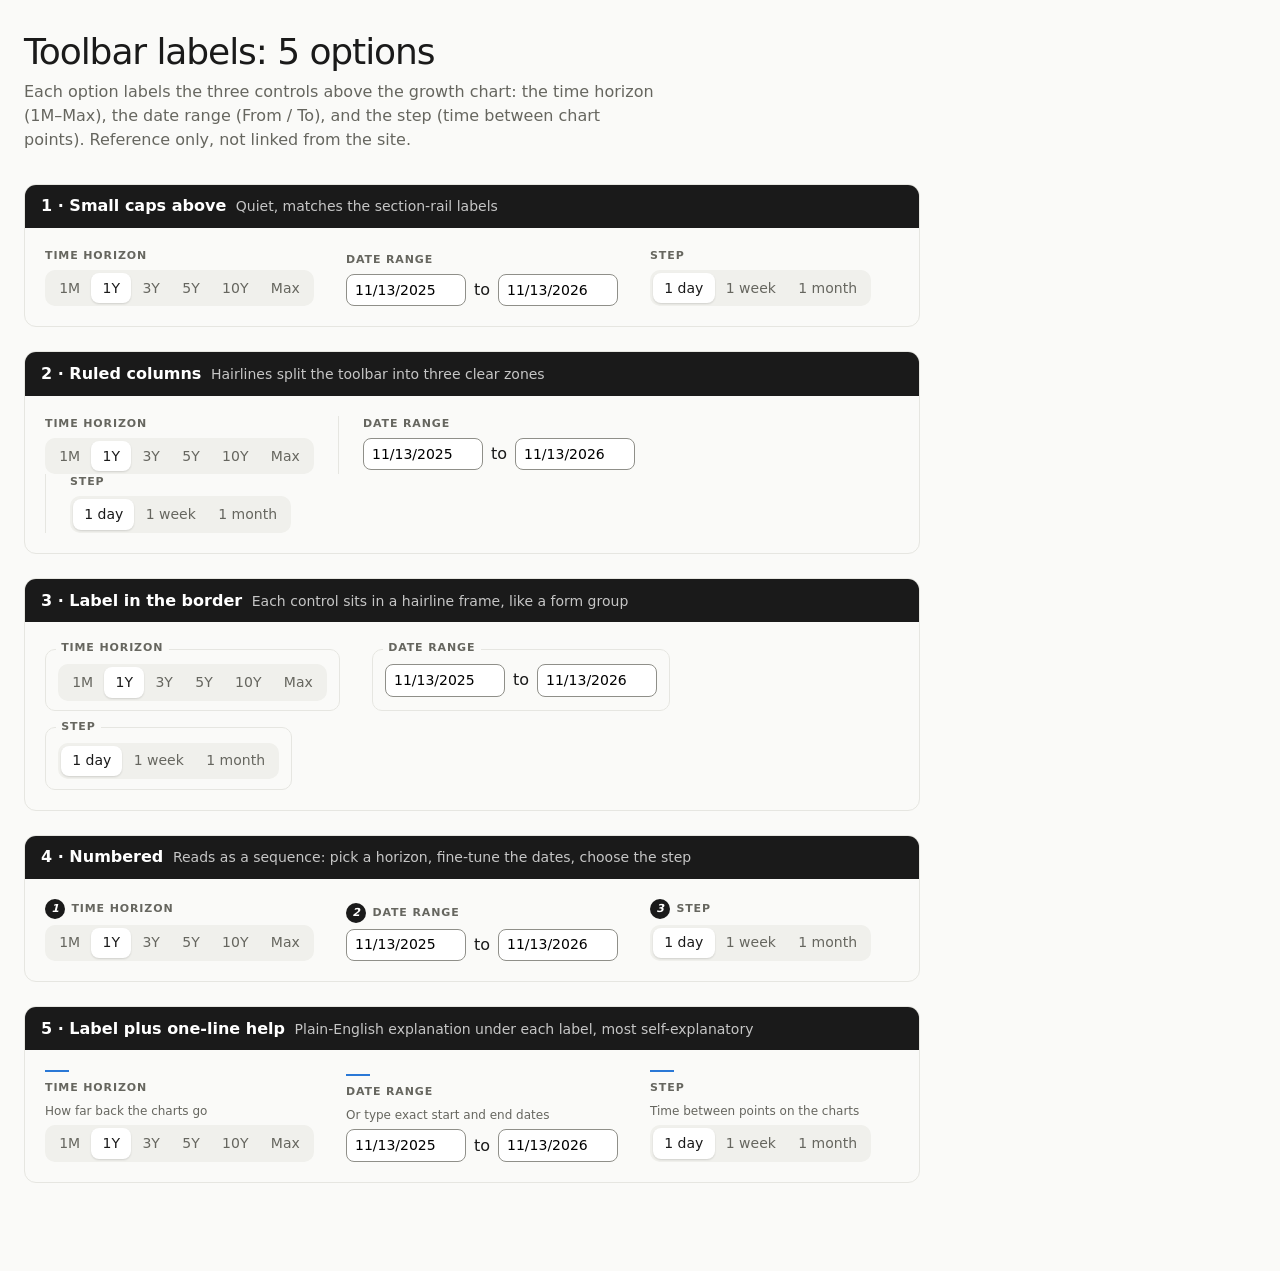
<file: label-options.html>
<!doctype html>
<html lang="en">
<head>
<meta charset="utf-8">
<meta name="viewport" content="width=device-width, initial-scale=1">
<title>Toolbar labels: 5 options</title>
<style>
  :root { --paper:#fafaf8; --ink:#1a1a1a; --muted:#66665f; --line:#e6e6e1; --wash:#f0f0ec; --field:#8f8f89; --blue:#2a78d6; --sans: system-ui, -apple-system, "Segoe UI", Roboto, sans-serif; }
  * { box-sizing: border-box; }
  body { margin: 0; padding: 2rem 1.5rem 4rem; background: var(--paper); color: var(--ink); font: 1rem/1.5 var(--sans); }
  h1 { margin: 0 0 .5rem; font: 300 2.25rem/1.1 var(--sans); letter-spacing: -.03em; }
  .intro { max-width: 40rem; margin: 0 0 2rem; color: var(--muted); }
  .opt { max-width: 56rem; margin-bottom: 1.5rem; border: 1px solid var(--line); border-radius: 12px; overflow: hidden; }
  .opt > header { display: flex; gap: .6rem; align-items: baseline; padding: .6rem 1rem; background: var(--ink); color: #fff; }
  .opt > header span { font-size: .875rem; opacity: .75; }
  .stage { padding: 1.25rem; }
  .seg { display: inline-flex; padding: 3px; border-radius: 10px; background: var(--wash); }
  .seg button { font: inherit; font-size: .875rem; padding: .3rem .7rem; border: 0; border-radius: 8px; background: none; color: var(--muted); }
  .seg button.on { background: #fff; color: var(--ink); box-shadow: 0 1px 2px #0002; }
  input[type=text] { font: inherit; font-size: .875rem; padding: .3rem .5rem; width: 7.5rem; border: 1px solid var(--field); border-radius: 8px; background: #fff; }
  .dates { display: inline-flex; gap: .5rem; align-items: center; }
  .cap { font-size: .6875rem; font-weight: 600; letter-spacing: .08em; text-transform: uppercase; color: var(--muted); }
  .help { font-size: .75rem; color: var(--muted); margin: 0; }
  .row { display: flex; flex-wrap: wrap; gap: 1rem 2rem; align-items: flex-end; }
  .col { display: flex; flex-direction: column; gap: .35rem; }
  /* 2 */ .ruled { display: flex; flex-wrap: wrap; }
  .ruled .col { padding: 0 1.5rem; border-left: 1px solid var(--line); }
  .ruled .col:first-child { padding-left: 0; border-left: 0; }
  /* 3 */ .notch { position: relative; padding: .9rem .75rem .6rem; border: 1px solid var(--line); border-radius: 10px; }
  .notch > .cap { position: absolute; top: -.6rem; left: .6rem; padding: 0 .35rem; background: var(--paper); }
  /* 4 */ .num { display: inline-grid; place-items: center; width: 1.25rem; height: 1.25rem; margin-right: .4rem; border-radius: 50%; background: var(--ink); color: #fff; font-size: .6875rem; letter-spacing: 0; }
  /* 5 */ .bar { width: 1.5rem; height: 2px; background: var(--blue); margin-bottom: .1rem; }
</style>
</head>
<body>
<h1>Toolbar labels: 5 options</h1>
<p class="intro">Each option labels the three controls above the growth chart: the time horizon (1M–Max), the date range (From / To), and the step (time between chart points). Reference only, not linked from the site.</p>

<!-- 1 -->
<section class="opt"><header><b>1 · Small caps above</b><span>Quiet, matches the section-rail labels</span></header><div class="stage"><div class="row">
  <div class="col"><span class="cap">Time horizon</span><div class="seg"><button>1M</button><button class="on">1Y</button><button>3Y</button><button>5Y</button><button>10Y</button><button>Max</button></div></div>
  <div class="col"><span class="cap">Date range</span><div class="dates"><input type="text" value="11/13/2025"> to <input type="text" value="11/13/2026"></div></div>
  <div class="col"><span class="cap">Step</span><div class="seg"><button class="on">1 day</button><button>1 week</button><button>1 month</button></div></div>
</div></div></section>

<!-- 2 -->
<section class="opt"><header><b>2 · Ruled columns</b><span>Hairlines split the toolbar into three clear zones</span></header><div class="stage"><div class="ruled">
  <div class="col"><span class="cap">Time horizon</span><div class="seg"><button>1M</button><button class="on">1Y</button><button>3Y</button><button>5Y</button><button>10Y</button><button>Max</button></div></div>
  <div class="col"><span class="cap">Date range</span><div class="dates"><input type="text" value="11/13/2025"> to <input type="text" value="11/13/2026"></div></div>
  <div class="col"><span class="cap">Step</span><div class="seg"><button class="on">1 day</button><button>1 week</button><button>1 month</button></div></div>
</div></div></section>

<!-- 3 -->
<section class="opt"><header><b>3 · Label in the border</b><span>Each control sits in a hairline frame, like a form group</span></header><div class="stage"><div class="row" style="align-items:stretch;padding-top:.4rem">
  <div class="notch"><span class="cap">Time horizon</span><div class="seg"><button>1M</button><button class="on">1Y</button><button>3Y</button><button>5Y</button><button>10Y</button><button>Max</button></div></div>
  <div class="notch"><span class="cap">Date range</span><div class="dates"><input type="text" value="11/13/2025"> to <input type="text" value="11/13/2026"></div></div>
  <div class="notch"><span class="cap">Step</span><div class="seg"><button class="on">1 day</button><button>1 week</button><button>1 month</button></div></div>
</div></div></section>

<!-- 4 -->
<section class="opt"><header><b>4 · Numbered</b><span>Reads as a sequence: pick a horizon, fine-tune the dates, choose the step</span></header><div class="stage"><div class="row">
  <div class="col"><span class="cap"><i class="num">1</i>Time horizon</span><div class="seg"><button>1M</button><button class="on">1Y</button><button>3Y</button><button>5Y</button><button>10Y</button><button>Max</button></div></div>
  <div class="col"><span class="cap"><i class="num">2</i>Date range</span><div class="dates"><input type="text" value="11/13/2025"> to <input type="text" value="11/13/2026"></div></div>
  <div class="col"><span class="cap"><i class="num">3</i>Step</span><div class="seg"><button class="on">1 day</button><button>1 week</button><button>1 month</button></div></div>
</div></div></section>

<!-- 5 -->
<section class="opt"><header><b>5 · Label plus one-line help</b><span>Plain-English explanation under each label, most self-explanatory</span></header><div class="stage"><div class="row">
  <div class="col"><div class="bar"></div><span class="cap">Time horizon</span><p class="help">How far back the charts go</p><div class="seg"><button>1M</button><button class="on">1Y</button><button>3Y</button><button>5Y</button><button>10Y</button><button>Max</button></div></div>
  <div class="col"><div class="bar"></div><span class="cap">Date range</span><p class="help">Or type exact start and end dates</p><div class="dates"><input type="text" value="11/13/2025"> to <input type="text" value="11/13/2026"></div></div>
  <div class="col"><div class="bar"></div><span class="cap">Step</span><p class="help">Time between points on the charts</p><div class="seg"><button class="on">1 day</button><button>1 week</button><button>1 month</button></div></div>
</div></div></section>
</body>
</html>
</file>
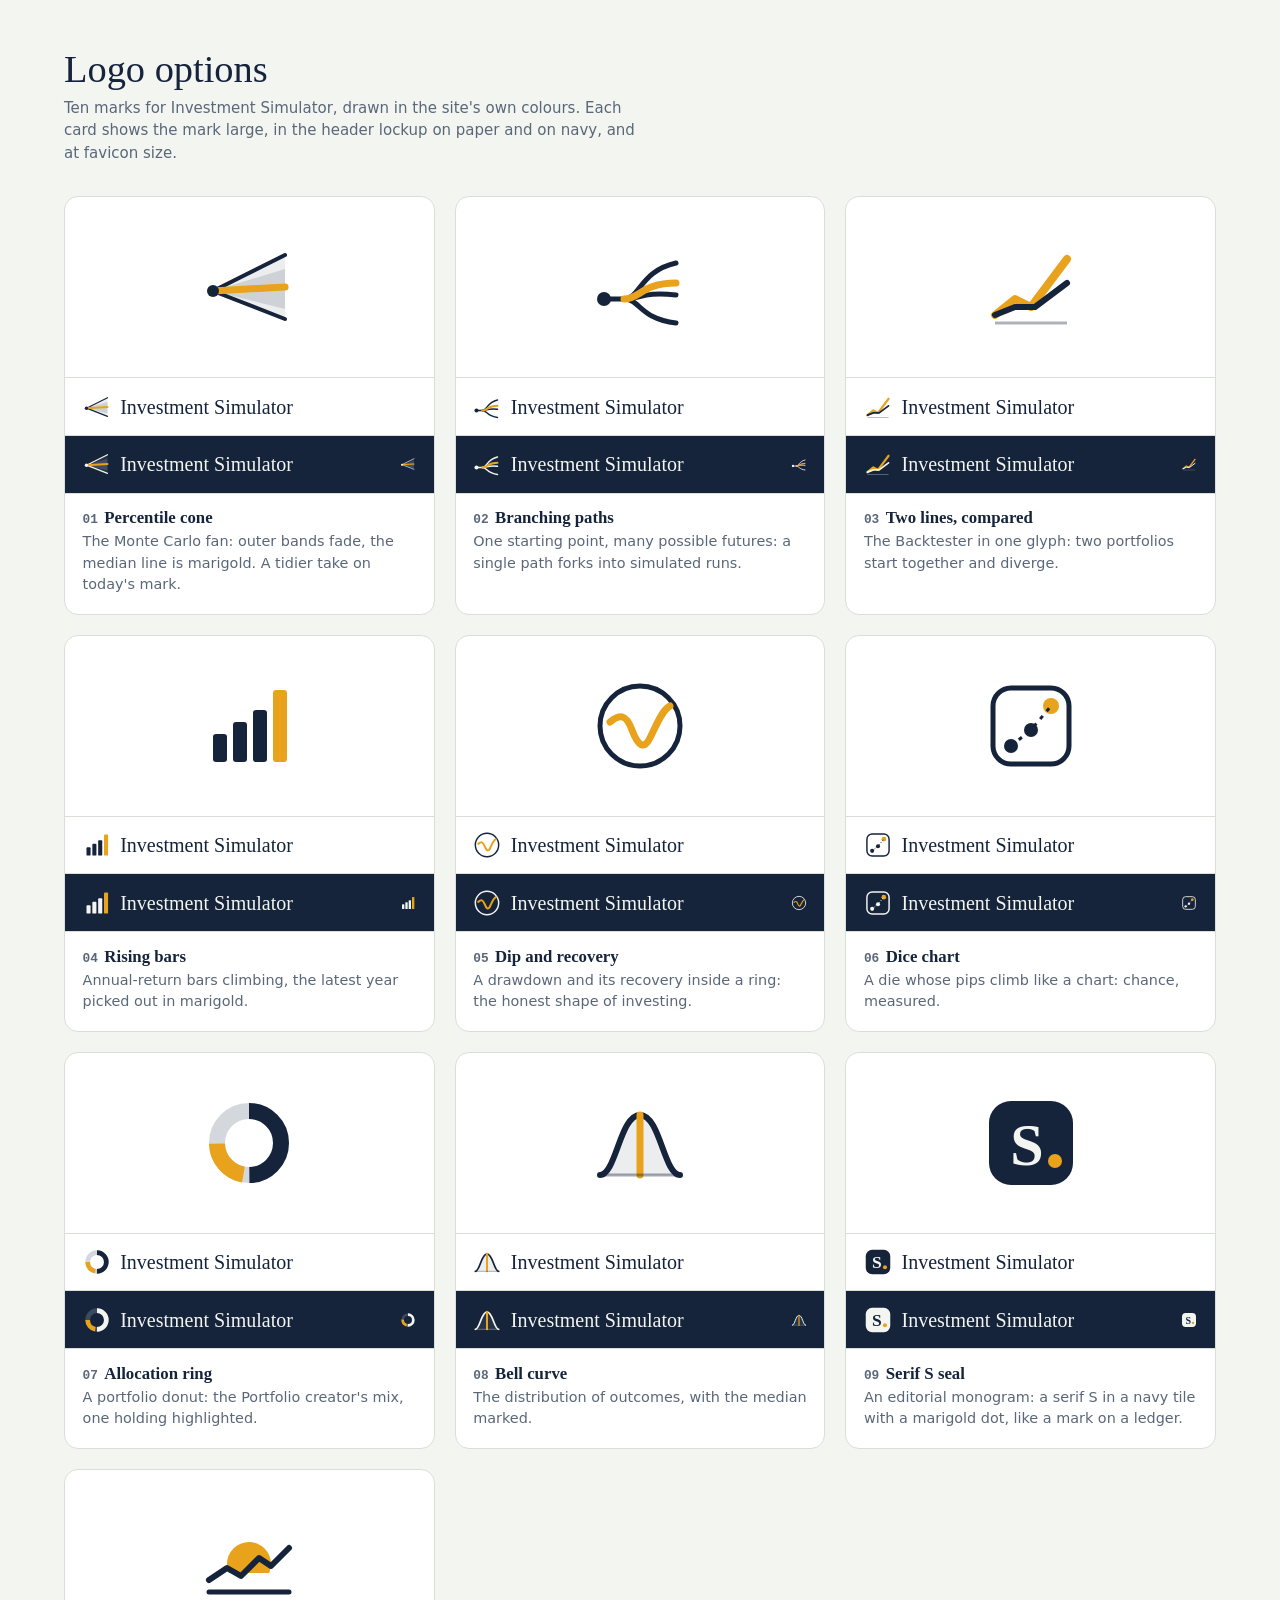
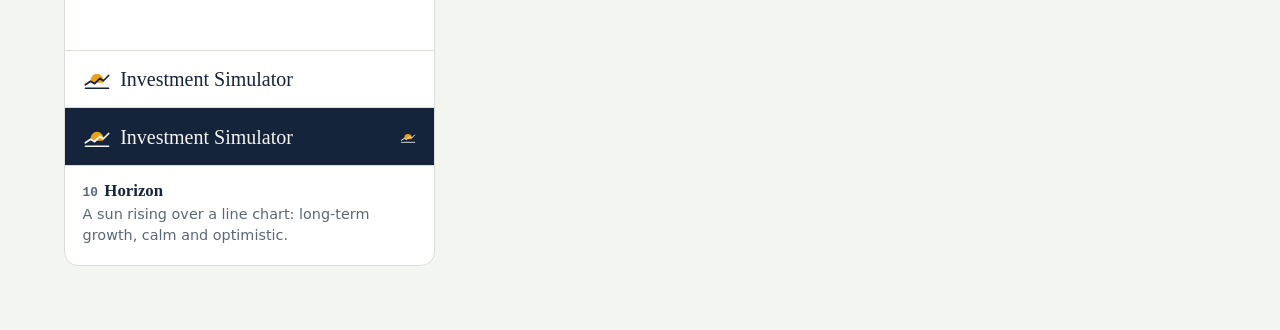
<file: logo-options.html>
<!DOCTYPE html>
<html lang="en">
<head>
<meta charset="utf-8">
<meta name="viewport" content="width=device-width, initial-scale=1">
<title>Investment Simulator — logo options</title>
<style>
/* Same tokens as styles.css: cool paper, navy ink, one marigold highlight. */
:root{--paper:#f3f5f1;--surface:#fff;--ink:#15233b;--muted:#5a6779;--line:#d9dfd8;--mari:#e9a21b;
  --serif:"Iowan Old Style","Palatino Linotype",Palatino,"Book Antiqua",Georgia,serif;
  --sans:system-ui,-apple-system,"Segoe UI",Roboto,sans-serif}
*{box-sizing:border-box}
body{margin:0;background:var(--paper);color:var(--ink);font:15px/1.5 var(--sans)}
main{width:min(100% - 3rem,72rem);margin:auto;padding:3rem 0 4rem}
h1{font:500 2.4rem/1.1 var(--serif);margin:0 0 .4rem}
main>p{color:var(--muted);margin:0 0 2rem;max-width:60ch}
.grid{display:grid;grid-template-columns:repeat(auto-fill,minmax(320px,1fr));gap:1.25rem}
.card{background:var(--surface);border:1px solid var(--line);border-radius:14px;overflow:hidden}
.hero{display:grid;place-items:center;height:180px;color:var(--ink)}
.hero svg{width:96px;height:96px}
.row{display:flex;align-items:center;justify-content:space-between;gap:1rem;padding:.9rem 1.1rem;border-top:1px solid var(--line)}
.lockup{display:inline-flex;align-items:center;gap:.6rem;font:500 1.25rem/1 var(--serif)}
.lockup svg{width:1.75rem;height:1.75rem}
.dark{background:var(--ink);color:var(--paper)}
.tiny{display:flex;gap:.5rem;align-items:center}
.tiny svg{width:16px;height:16px}
.meta{padding:.9rem 1.1rem 1.1rem;border-top:1px solid var(--line)}
.meta h2{font:600 1.05rem var(--serif);margin:0}
.meta h2 b{font:700 .8rem ui-monospace,Menlo,monospace;color:var(--muted);margin-right:.4rem}
.meta p{margin:.2rem 0 0;color:var(--muted);font-size:.9rem}
</style>
</head>
<body>
<main>
  <h1>Logo options</h1>
  <p>Ten marks for Investment Simulator, drawn in the site's own colours. Each card shows the mark large, in the header lockup on paper and on navy, and at favicon size.</p>
  <div class="grid" id="grid"></div>
</main>
<script>
// Each mark is a 48×48 SVG body. Ink = currentColor, highlight = marigold.
const M = 'var(--mari)';
const logos = [
  ['Percentile cone', 'The Monte Carlo fan: outer bands fade, the median line is marigold. A tidier take on today\'s mark.',
   `<path d="M6 26 42 8v32Z" fill="currentColor" opacity=".08"/><path d="M6 26 42 15v20Z" fill="currentColor" opacity=".14"/>
    <path d="M6 26 42 8M6 26l36 14" stroke="currentColor" stroke-width="2" stroke-linecap="round"/>
    <path d="M6 26 42 24" stroke="${M}" stroke-width="3.5" stroke-linecap="round"/><circle cx="6" cy="26" r="3" fill="currentColor"/>`],
  ['Branching paths', 'One starting point, many possible futures: a single path forks into simulated runs.',
   `<g stroke="currentColor" stroke-width="2.5" stroke-linecap="round" fill="none"><path d="M6 30h10"/><path d="M16 30c8 0 8-14 26-18"/><path d="M16 30c8 0 10-4 26-2"/><path d="M16 30c8 0 8 10 26 12"/></g>
    <path d="M16 30c8 0 9-8 26-8" stroke="${M}" stroke-width="3.5" stroke-linecap="round" fill="none"/><circle cx="6" cy="30" r="3.5" fill="currentColor"/>`],
  ['Two lines, compared', 'The Backtester in one glyph: two portfolios start together and diverge.',
   `<path d="M6 38 16 30l8 4 18-24" stroke="${M}" stroke-width="4" stroke-linecap="round" stroke-linejoin="round" fill="none"/>
    <path d="M6 38 16 34l10 0 16-12" stroke="currentColor" stroke-width="3" stroke-linecap="round" stroke-linejoin="round" fill="none"/>
    <path d="M6 42h36" stroke="currentColor" stroke-width="1.5" opacity=".35"/>`],
  ['Rising bars', 'Annual-return bars climbing, the latest year picked out in marigold.',
   `<rect x="6" y="28" width="7" height="14" rx="1.5" fill="currentColor"/><rect x="16" y="22" width="7" height="20" rx="1.5" fill="currentColor"/>
    <rect x="26" y="16" width="7" height="26" rx="1.5" fill="currentColor"/><rect x="36" y="6" width="7" height="36" rx="1.5" fill="${M}"/>`],
  ['Dip and recovery', 'A drawdown and its recovery inside a ring: the honest shape of investing.',
   `<circle cx="24" cy="24" r="20" stroke="currentColor" stroke-width="2.5" fill="none"/>
    <path d="M9 22c5-4 8-4 11 4s6 10 9 4 6-14 10-16" stroke="${M}" stroke-width="3.5" stroke-linecap="round" fill="none"/>`],
  ['Dice chart', 'A die whose pips climb like a chart: chance, measured.',
   `<rect x="5" y="5" width="38" height="38" rx="9" stroke="currentColor" stroke-width="2.5" fill="none"/>
    <circle cx="14" cy="34" r="3.5" fill="currentColor"/><circle cx="24" cy="26" r="3.5" fill="currentColor"/><circle cx="34" cy="14" r="4" fill="${M}"/>
    <path d="M14 34 24 26l10-12" stroke="currentColor" stroke-width="1.5" stroke-dasharray="2 3" fill="none"/>`],
  ['Allocation ring', 'A portfolio donut: the Portfolio creator\'s mix, one holding highlighted.',
   `<g fill="none" stroke-width="8"><circle cx="24" cy="24" r="16" stroke="currentColor" opacity=".18"/>
    <circle cx="24" cy="24" r="16" stroke="currentColor" stroke-dasharray="50 100.5" transform="rotate(-90 24 24)"/>
    <circle cx="24" cy="24" r="16" stroke="${M}" stroke-dasharray="22 100.5" stroke-dashoffset="-53" transform="rotate(-90 24 24)"/></g>`],
  ['Bell curve', 'The distribution of outcomes, with the median marked.',
   `<path d="M4 40c8 0 10-30 20-30s12 30 20 30" stroke="currentColor" stroke-width="3" stroke-linecap="round" fill="currentColor" fill-opacity=".08"/>
    <path d="M24 10v30" stroke="${M}" stroke-width="3.5" stroke-linecap="round"/><path d="M4 40h40" stroke="currentColor" stroke-width="1.5" opacity=".4"/>`],
  ['Serif S seal', 'An editorial monogram: a serif S in a navy tile with a marigold dot, like a mark on a ledger.',
   `<rect x="3" y="3" width="42" height="42" rx="11" fill="currentColor"/>
    <text x="22" y="35" text-anchor="middle" font-family="Iowan Old Style,Palatino,Georgia,serif" font-size="30" font-weight="600" fill="var(--paper)">S</text>
    <circle cx="36" cy="33" r="3.5" fill="${M}"/>`],
  ['Horizon', 'A sun rising over a line chart: long-term growth, calm and optimistic.',
   `<circle cx="24" cy="26" r="11" fill="${M}"/><path d="M4 34h40" stroke="var(--bg)" stroke-width="7"/>
    <path d="M4 34 13 28l7 4 9-9 6 4 9-9" stroke="currentColor" stroke-width="3" stroke-linecap="round" stroke-linejoin="round" fill="none"/>
    <path d="M4 40h40" stroke="currentColor" stroke-width="2.5" stroke-linecap="round"/>`],
];
// On navy the seal's tile turns paper, so its letter turns navy.
const dark = body => body.replace('fill="var(--paper)"', 'fill="var(--ink)"');
const svg = (body, bg) => `<svg viewBox="0 0 48 48" fill="none" style="--bg:${bg}" aria-hidden="true">${body}</svg>`;
document.getElementById('grid').innerHTML = logos.map(([name, note, body], i) => `
  <article class="card">
    <div class="hero">${svg(body, 'var(--surface)')}</div>
    <div class="row"><span class="lockup">${svg(body, 'var(--surface)')}Investment Simulator</span></div>
    <div class="row dark"><span class="lockup">${svg(dark(body), 'var(--ink)')}Investment Simulator</span>
      <span class="tiny">${svg(dark(body), 'var(--ink)')}</span></div>
    <div class="meta"><h2><b>${String(i + 1).padStart(2, '0')}</b>${name}</h2><p>${note}</p></div>
  </article>`).join('');
</script>
</body>
</html>
</file>
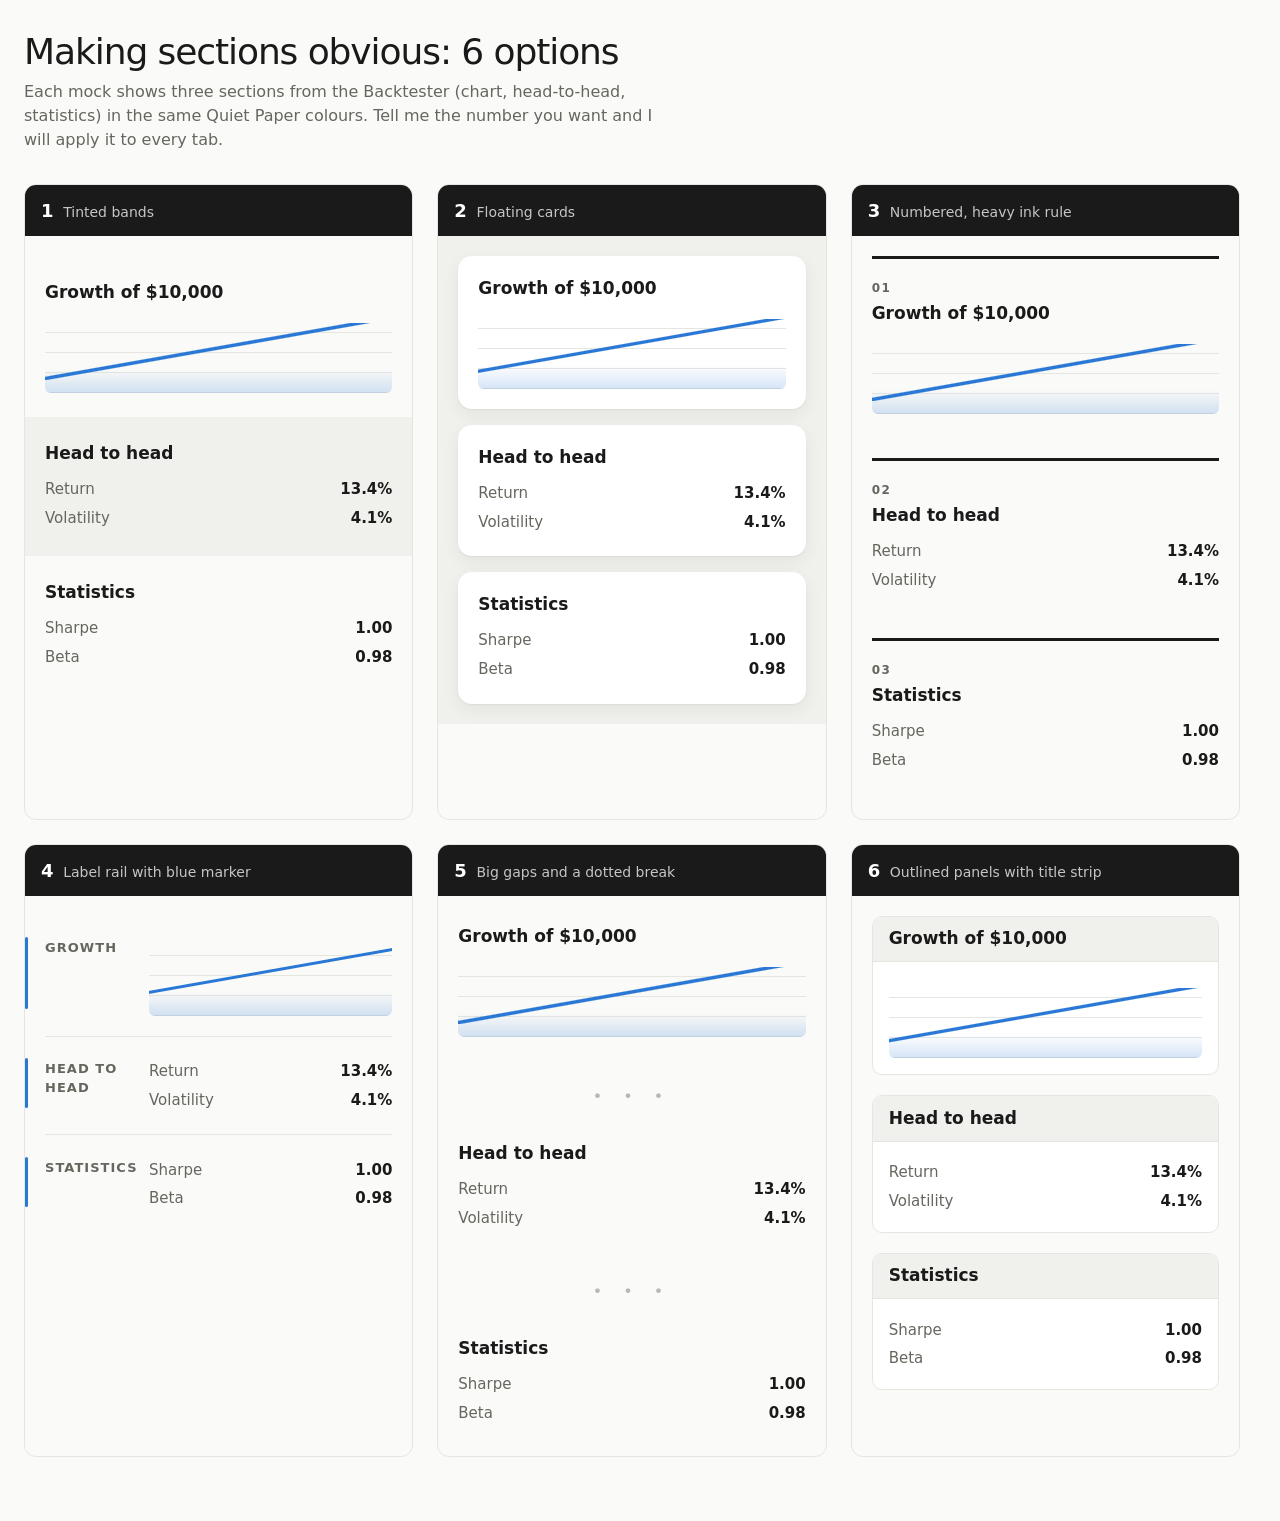
<file: section-options.html>
<!doctype html>
<html lang="en">
<head>
<meta charset="utf-8">
<meta name="viewport" content="width=device-width, initial-scale=1">
<title>Section separation: 6 options</title>
<style>
  :root { --paper:#fafaf8; --surface:#fff; --ink:#1a1a1a; --muted:#66665f; --line:#e6e6e1; --wash:#f0f0ec; --sans: system-ui, -apple-system, "Segoe UI", Roboto, sans-serif; }
  * { box-sizing: border-box; }
  body { margin: 0; padding: 2rem 1.5rem 4rem; background: var(--paper); color: var(--ink); font: 1rem/1.5 var(--sans); }
  h1 { margin: 0 0 .5rem; font: 300 2.25rem/1.1 var(--sans); letter-spacing: -.03em; }
  .intro { max-width: 40rem; margin: 0 0 2rem; color: var(--muted); }
  .grid { display: grid; grid-template-columns: repeat(auto-fit, minmax(22rem, 1fr)); gap: 1.5rem; max-width: 76rem; }
  .opt { border: 1px solid var(--line); border-radius: 12px; background: var(--paper); overflow: hidden; }
  .opt > header { display: flex; gap: .6rem; align-items: baseline; padding: .75rem 1rem; background: var(--ink); color: #fff; }
  .opt > header b { font-size: 1.125rem; } .opt > header span { font-size: .875rem; opacity: .75; }
  .stage { padding: 1.25rem; }
  /* shared fake content */
  .chart { height: 5rem; border-radius: 6px; background: linear-gradient(transparent 70%, #2a78d633) , repeating-linear-gradient(0deg, var(--line) 0 1px, transparent 1px 1.25rem); position: relative; }
  .chart::after { content:""; position:absolute; inset:.6rem 0 .8rem; background: linear-gradient(170deg, transparent 45%, #2a78d6 46% 48%, transparent 49%); }
  h2 { margin: 0 0 .5rem; font-size: 1.0625rem; font-weight: 600; }
  p.t { margin: .5rem 0 0; font-size: .875rem; color: var(--muted); }
  .stat { display: flex; justify-content: space-between; padding: .2rem 0; font-size: .9375rem; }
  .stat span:first-child { color: var(--muted); }

  /* 1. Tinted bands */
  .o1 .sec { margin: 0 -1.25rem; padding: 1.5rem 1.25rem; }
  .o1 .sec:nth-child(even) { background: var(--wash); }
  /* 2. Cards */
  .o2 .stage { background: var(--wash); display: grid; gap: 1rem; }
  .o2 .sec { padding: 1.25rem; border-radius: 14px; background: var(--surface); box-shadow: 0 1px 2px rgba(26,26,26,.06), 0 6px 18px rgba(26,26,26,.06); }
  /* 3. Numbered, heavy rule */
  .o3 .sec { padding: 1.25rem 0 1.5rem; border-top: 3px solid var(--ink); counter-increment: n; }
  .o3 .sec + .sec { margin-top: 1.25rem; }
  .o3 h2::before { content: "0" counter(n); display: block; margin-bottom: .25rem; font-size: .75rem; letter-spacing: .12em; color: var(--muted); }
  .o3 .stage { counter-reset: n; }
  /* 4. Side rail: label column on the left */
  .o4 .sec { display: grid; grid-template-columns: 5.5rem 1fr; gap: 1rem; padding: 1.25rem 0; border-top: 1px solid var(--line); }
  .o4 .sec:first-child { border-top: 0; }
  .o4 h2 { font-size: .8125rem; text-transform: uppercase; letter-spacing: .08em; color: var(--muted); padding-top: .15rem; position: relative; }
  .o4 h2::before { content:""; position:absolute; left:-1.25rem; top:.1rem; bottom:-.1rem; width: 3px; border-radius: 2px; background: #2a78d6; }
  /* 5. Generous gap + ornament */
  .o5 .sec { padding: .5rem 0; }
  .o5 .sec + .sec { margin-top: 2.5rem; padding-top: 0; }
  .o5 .sec + .sec::before { content: "• • •"; display: block; margin-bottom: 2rem; text-align: center; letter-spacing: .5em; color: #b8b8b1; }
  /* 6. Title strip, outlined body */
  .o6 .sec { border: 1px solid var(--line); border-radius: 10px; background: var(--surface); overflow: hidden; }
  .o6 .sec + .sec { margin-top: 1.25rem; }
  .o6 h2 { margin: 0; padding: .6rem 1rem; background: var(--wash); border-bottom: 1px solid var(--line); }
  .o6 .body { padding: 1rem; }
  .o6 .sec .body p.t:first-child { margin-top: 0; }
</style>
</head>
<body>
  <h1>Making sections obvious: 6 options</h1>
  <p class="intro">Each mock shows three sections from the Backtester (chart, head-to-head, statistics) in the same Quiet Paper colours. Tell me the number you want and I will apply it to every tab.</p>
  <div class="grid">

    <article class="opt o1"><header><b>1</b><span>Tinted bands</span></header><div class="stage">
      <div class="sec"><h2>Growth of $10,000</h2><div class="chart"></div></div>
      <div class="sec"><h2>Head to head</h2><div class="stat"><span>Return</span><b>13.4%</b></div><div class="stat"><span>Volatility</span><b>4.1%</b></div></div>
      <div class="sec"><h2>Statistics</h2><div class="stat"><span>Sharpe</span><b>1.00</b></div><div class="stat"><span>Beta</span><b>0.98</b></div></div>
    </div></article>

    <article class="opt o2"><header><b>2</b><span>Floating cards</span></header><div class="stage">
      <div class="sec"><h2>Growth of $10,000</h2><div class="chart"></div></div>
      <div class="sec"><h2>Head to head</h2><div class="stat"><span>Return</span><b>13.4%</b></div><div class="stat"><span>Volatility</span><b>4.1%</b></div></div>
      <div class="sec"><h2>Statistics</h2><div class="stat"><span>Sharpe</span><b>1.00</b></div><div class="stat"><span>Beta</span><b>0.98</b></div></div>
    </div></article>

    <article class="opt o3"><header><b>3</b><span>Numbered, heavy ink rule</span></header><div class="stage">
      <div class="sec"><h2>Growth of $10,000</h2><div class="chart"></div></div>
      <div class="sec"><h2>Head to head</h2><div class="stat"><span>Return</span><b>13.4%</b></div><div class="stat"><span>Volatility</span><b>4.1%</b></div></div>
      <div class="sec"><h2>Statistics</h2><div class="stat"><span>Sharpe</span><b>1.00</b></div><div class="stat"><span>Beta</span><b>0.98</b></div></div>
    </div></article>

    <article class="opt o4"><header><b>4</b><span>Label rail with blue marker</span></header><div class="stage">
      <div class="sec"><h2>Growth</h2><div><div class="chart"></div></div></div>
      <div class="sec"><h2>Head to head</h2><div><div class="stat"><span>Return</span><b>13.4%</b></div><div class="stat"><span>Volatility</span><b>4.1%</b></div></div></div>
      <div class="sec"><h2>Statistics</h2><div><div class="stat"><span>Sharpe</span><b>1.00</b></div><div class="stat"><span>Beta</span><b>0.98</b></div></div></div>
    </div></article>

    <article class="opt o5"><header><b>5</b><span>Big gaps and a dotted break</span></header><div class="stage">
      <div class="sec"><h2>Growth of $10,000</h2><div class="chart"></div></div>
      <div class="sec"><h2>Head to head</h2><div class="stat"><span>Return</span><b>13.4%</b></div><div class="stat"><span>Volatility</span><b>4.1%</b></div></div>
      <div class="sec"><h2>Statistics</h2><div class="stat"><span>Sharpe</span><b>1.00</b></div><div class="stat"><span>Beta</span><b>0.98</b></div></div>
    </div></article>

    <article class="opt o6"><header><b>6</b><span>Outlined panels with title strip</span></header><div class="stage">
      <div class="sec"><h2>Growth of $10,000</h2><div class="body"><div class="chart"></div></div></div>
      <div class="sec"><h2>Head to head</h2><div class="body"><div class="stat"><span>Return</span><b>13.4%</b></div><div class="stat"><span>Volatility</span><b>4.1%</b></div></div></div>
      <div class="sec"><h2>Statistics</h2><div class="body"><div class="stat"><span>Sharpe</span><b>1.00</b></div><div class="stat"><span>Beta</span><b>0.98</b></div></div></div>
    </div></article>

  </div>
</body>
</html>
</file>
